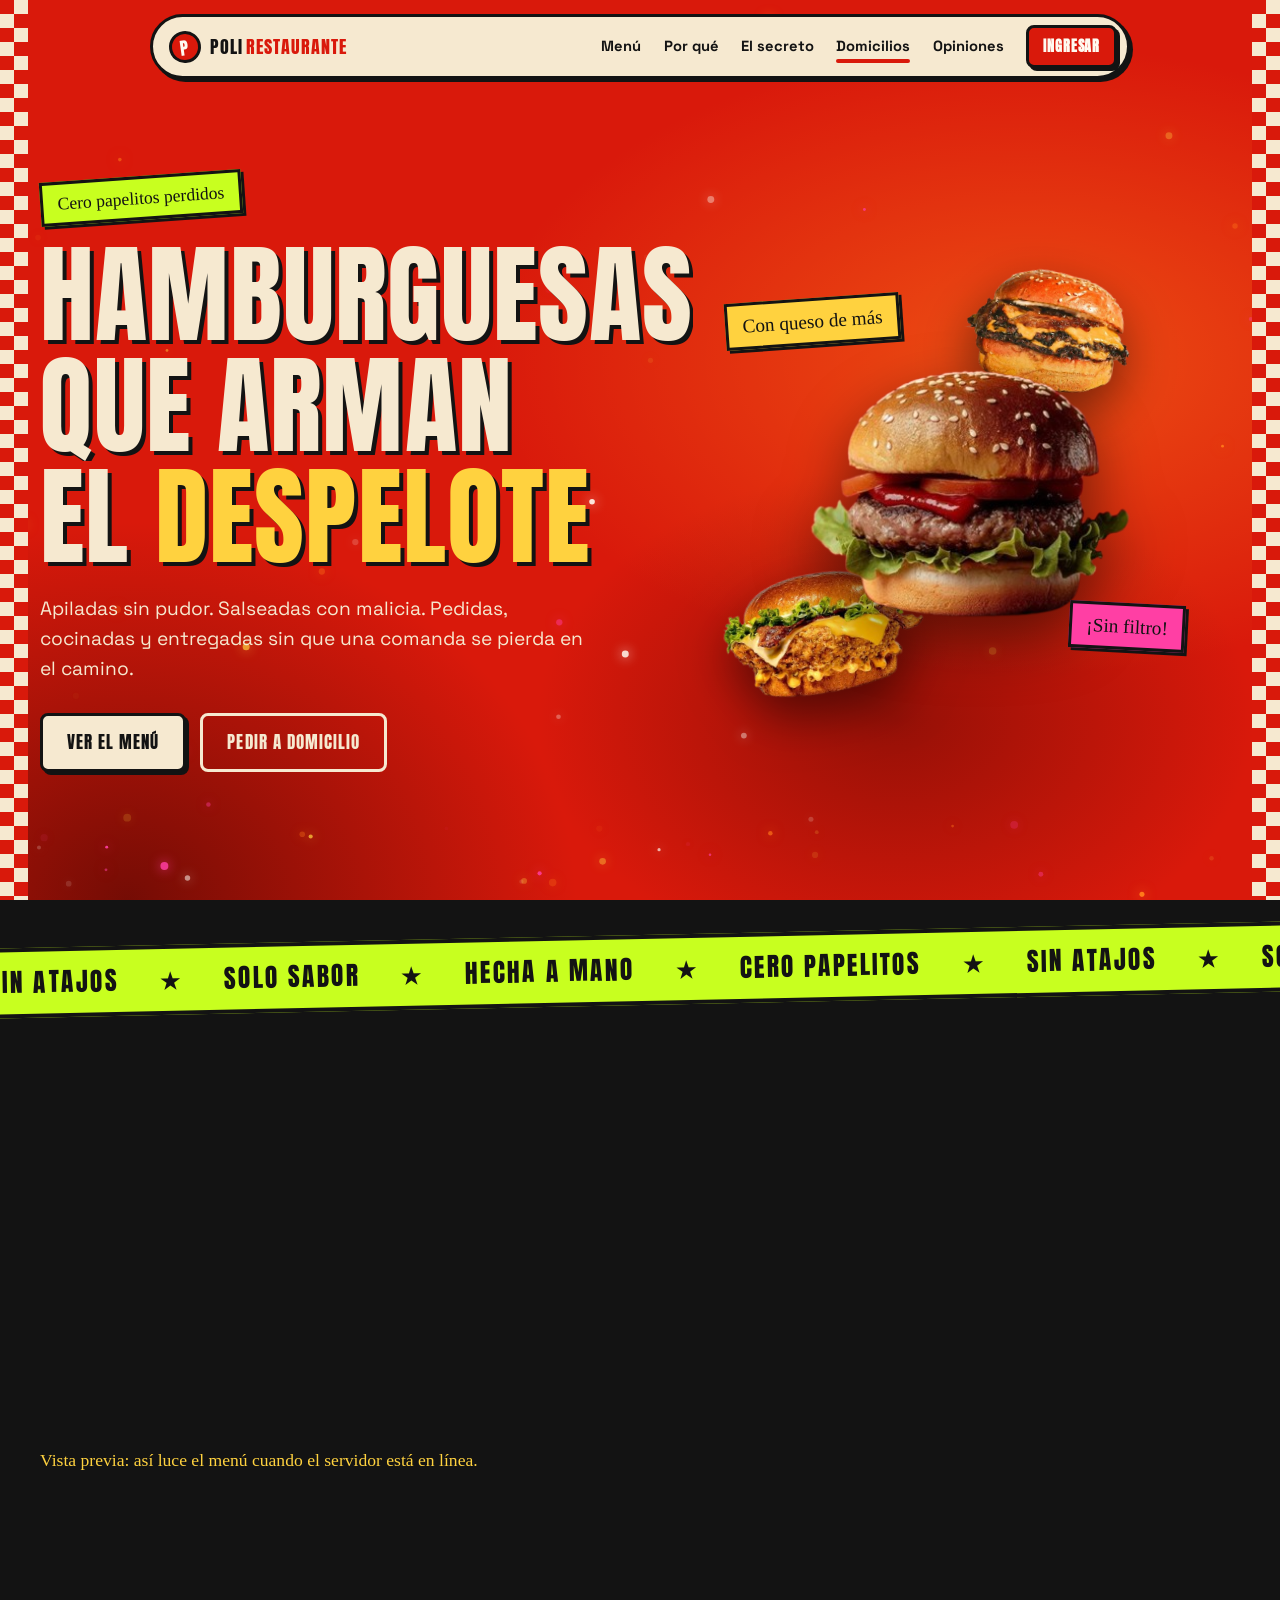
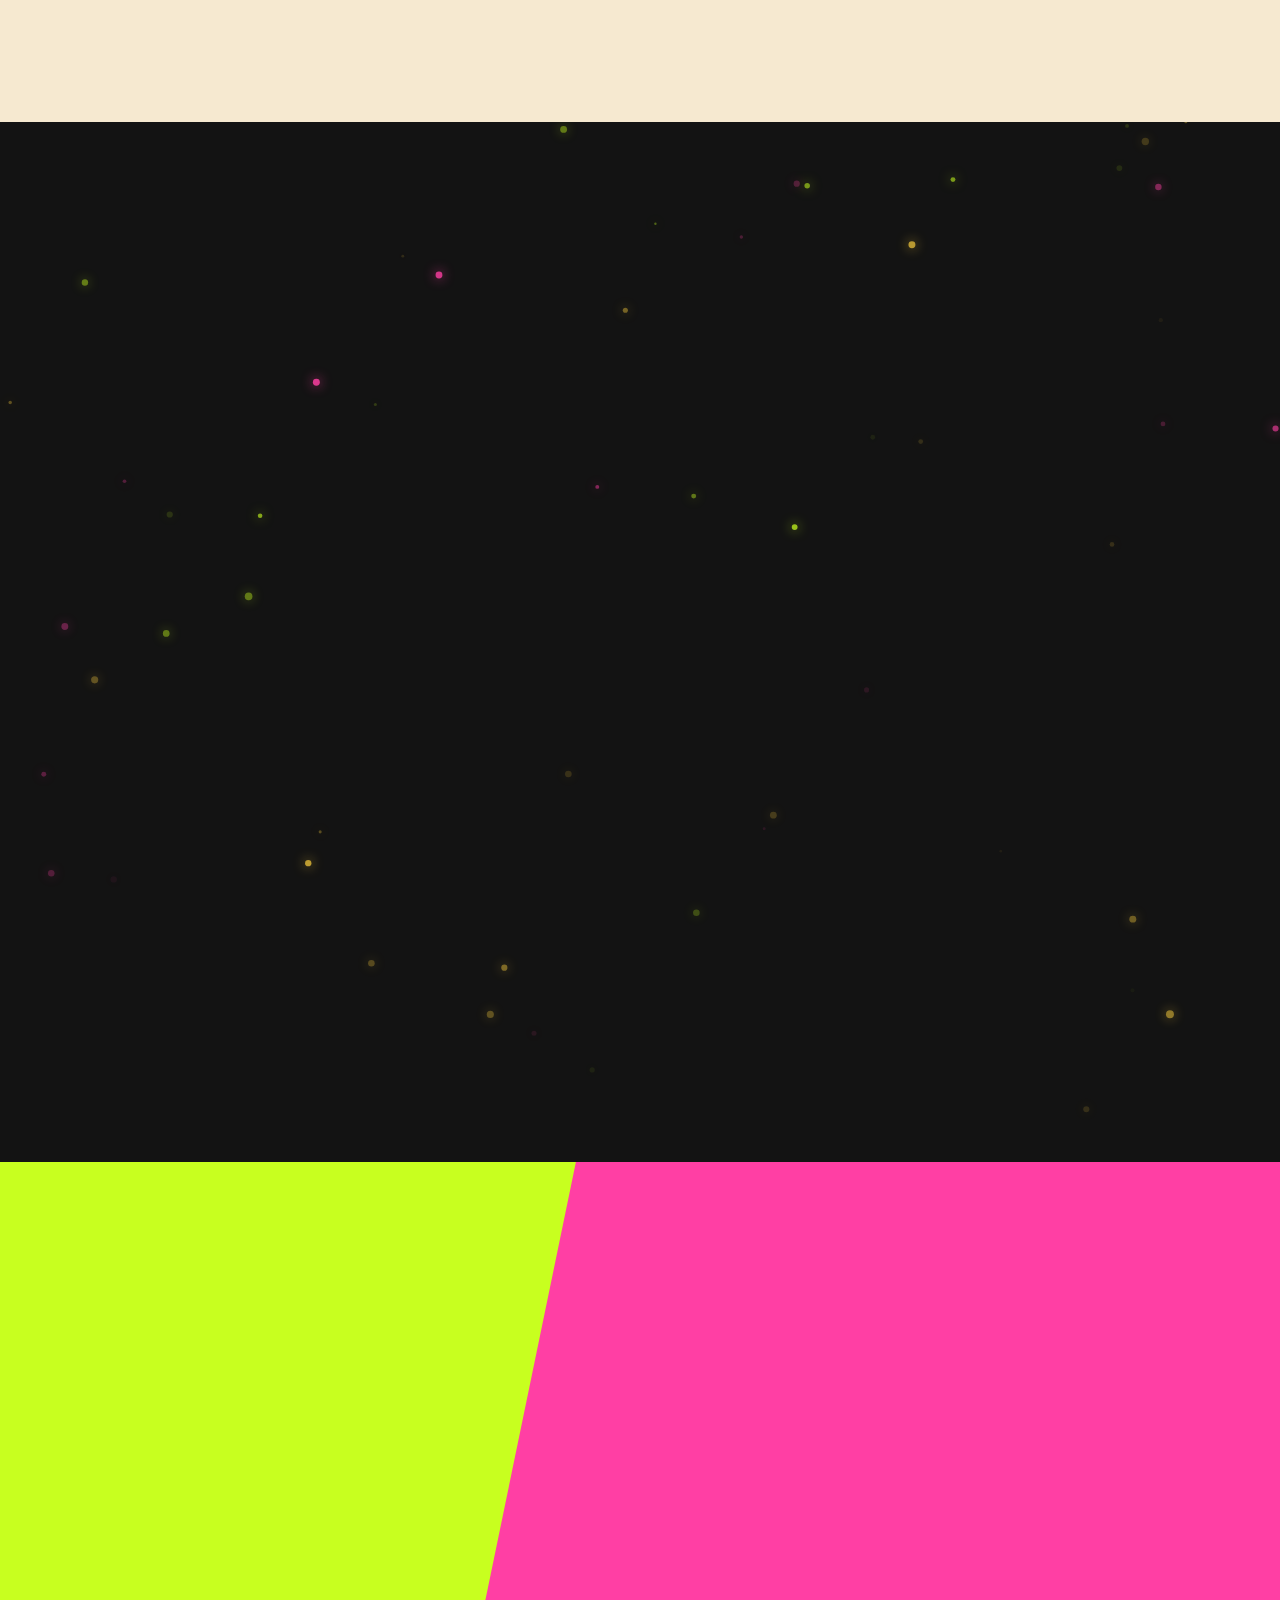
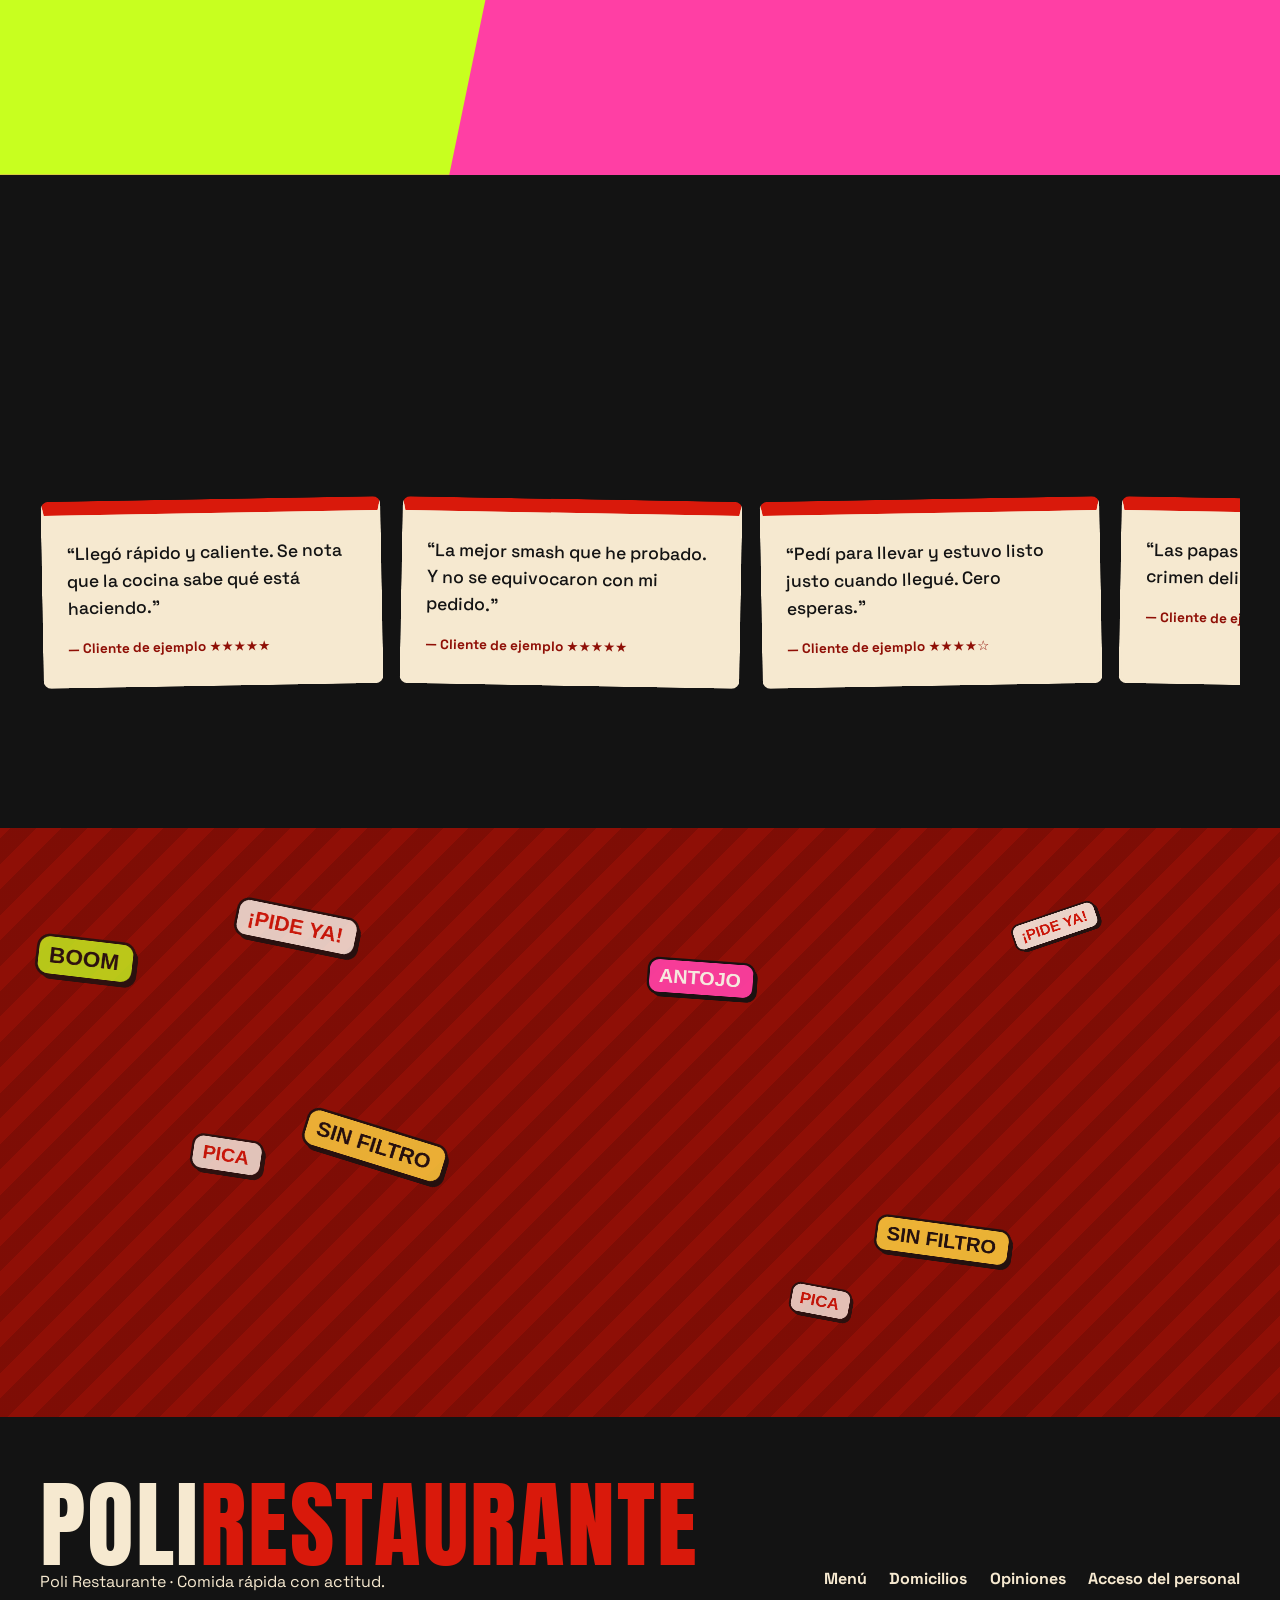
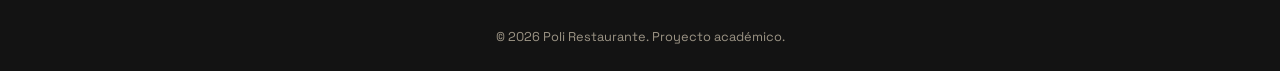
<file: frontend/index.html>
<!DOCTYPE html>
<html lang="es">
<head>
  <meta charset="utf-8" />
  <meta name="viewport" content="width=device-width, initial-scale=1" />
  <title>Poli Restaurante · Hamburguesas que arman el despelote</title>
  <meta name="description" content="Poli Restaurante: hamburguesas apiladas sin pudor, salseadas con malicia y pedidos sin papelitos perdidos." />
  <meta name="theme-color" content="#d9190b" />
  <link rel="icon" href="assets/favicon.svg" type="image/svg+xml" />
  <link rel="preconnect" href="https://fonts.googleapis.com" />
  <link rel="preconnect" href="https://fonts.gstatic.com" crossorigin />
  <link rel="stylesheet" href="css/tokens.css" />
  <link rel="stylesheet" href="css/base.css" />
  <link rel="stylesheet" href="css/components.css" />
  <link rel="stylesheet" href="css/landing.css" />
</head>
<body>
  <a class="skip-link" href="#contenido">Saltar al contenido</a>
  <div class="scroll-progress" data-scroll-progress aria-hidden="true"></div>

  <header class="site-header" data-header>
    <nav class="nav" aria-label="Principal">
      <a class="nav__logo" href="#inicio" aria-label="Poli Restaurante, inicio">
        <span class="nav__logo-mark">P</span>
        <span>POLI<b>RESTAURANTE</b></span>
      </a>
      <div class="nav__panel" data-nav-panel>
        <a data-nav-link href="#menu">Menú</a>
        <a data-nav-link href="#porque">Por qué</a>
        <a data-nav-link href="#secreto">El secreto</a>
        <a data-nav-link href="#domicilios">Domicilios</a>
        <a data-nav-link href="#opiniones">Opiniones</a>
        <a class="btn btn--red btn--sm nav__cta" href="app.html">Ingresar</a>
      </div>
      <button class="nav__toggle" type="button" data-nav-toggle aria-expanded="false" aria-label="Abrir menú">
        <span></span><span></span><span></span>
      </button>
    </nav>
  </header>

  <main id="contenido">
    <section class="hero" id="inicio">
      <div class="hero__flames" aria-hidden="true"></div>
      <canvas class="fx-canvas" data-fx="embers" aria-hidden="true"></canvas>
      <div class="container hero__grid">
        <div class="hero__copy">
          <span class="sticker hero__sticker">Cero papelitos perdidos</span>
          <h1 class="hero__title">
            <span class="line"><span>Hamburguesas</span></span>
            <span class="line"><span>que arman</span></span>
            <span class="line"><span>el <em>despelote</em></span></span>
          </h1>
          <p class="hero__lead">
            Apiladas sin pudor. Salseadas con malicia. Pedidas, cocinadas y entregadas sin que una comanda se pierda en el camino.
          </p>
          <div class="hero__actions">
            <a class="btn btn--cream" href="#menu">Ver el menú</a>
            <a class="btn btn--ghost" href="#domicilios">Pedir a domicilio</a>
          </div>
        </div>
        <div class="hero__art" aria-hidden="true">
          <div class="hero__burger hero__burger--main" data-parallax="-0.06">          <img src="img/hero/principal.png" alt="" width="900" height="748" fetchpriority="high" onerror="this.parentNode.classList.add('is-missing')" /></div>
                    <div class="hero__burger hero__burger--left" data-parallax="0.1"><img src="img/hero/izquierda.png" alt="" width="400" height="610" onerror="this.parentNode.classList.add('is-missing')" /></div>
                    <div class="hero__burger hero__burger--right" data-parallax="0.14"><img src="img/hero/derecha.png" alt="" width="435" height="550" onerror="this.parentNode.classList.add('is-missing')" /></div>
          <span class="sticker sticker--pink hero__tag hero__tag--a">¡Sin filtro!</span>
          <span class="sticker sticker--yellow hero__tag hero__tag--b">Con queso de más</span>
        </div>
      </div>
    </section>

    <div class="tape-wrap" aria-hidden="true">
      <div class="tape">
        <div class="tape__track"><span>SIN ATAJOS</span><span>★</span><span>SOLO SABOR</span><span>★</span><span>HECHA A MANO</span><span>★</span><span>CERO PAPELITOS</span><span>★</span></div>
        <div class="tape__track"><span>SIN ATAJOS</span><span>★</span><span>SOLO SABOR</span><span>★</span><span>HECHA A MANO</span><span>★</span><span>CERO PAPELITOS</span><span>★</span></div>
      </div>
    </div>

    <section class="section menu" id="menu">
      <div class="container">
        <header class="section__head" data-reveal="up">
          <span class="hand section__kicker">El menú</span>
          <h2 data-split>Conoce las leyendas</h2>
          <p>Cada plato está diseñado como una obra maestra: ingredientes audaces, texturas en capas y sabor inolvidable.</p>
        </header>
        <div class="menu__tools" data-reveal="up">
          <div class="chips" data-menu-chips role="group" aria-label="Categorías"></div>
          <label class="menu__search">
            <span class="sr-only">Buscar en el menú</span>
            <input class="input" type="search" placeholder="Buscar un plato…" data-menu-search autocomplete="off" />
          </label>
        </div>
        <p class="menu__note hand" data-menu-note hidden>Vista previa: así luce el menú cuando el servidor está en línea.</p>
        <div class="menu__grid" data-menu-grid aria-live="polite"></div>
      </div>
    </section>

    <section class="section why" id="porque">
      <div class="container">
        <header class="section__head section__head--center" data-reveal="up">
          <span class="hand section__kicker">La diferencia</span>
          <h2 data-split>¿Por qué elegirnos?</h2>
        </header>
        <div class="why__grid">
          <article class="why-card why-card--a" data-reveal="up" style="--i:0">
            <span class="why-card__num">01</span>
            <h3>Cocina conectada</h3>
            <p>Cada pedido llega a la cocina al instante. Nada de papelitos mojados ni letras ilegibles.</p>
          </article>
          <article class="why-card why-card--b" data-reveal="up" style="--i:1">
            <span class="why-card__num">02</span>
            <h3>Estados claros</h3>
            <p>Pendiente, en preparación, listo y entregado: siempre sabes en qué va tu pedido.</p>
          </article>
          <article class="why-card why-card--c" data-reveal="up" style="--i:2">
            <span class="why-card__num">03</span>
            <h3>Tiempos medidos</h3>
            <p>Cada cambio queda registrado con hora, para servir más rápido cada semana.</p>
          </article>
          <article class="why-card why-card--d" data-reveal="up" style="--i:3">
            <span class="why-card__num">04</span>
            <h3>Pago a tu medida</h3>
            <p>En domicilios pequeños pagas al recibir; en los grandes, de forma virtual y segura.</p>
          </article>
        </div>
        <div class="stats" data-reveal="up">
          <div><strong data-count="3">0</strong><span>roles trabajando en sincronía</span></div>
          <div><strong data-count="5">0</strong><span>estados de pedido trazados</span></div>
          <div><strong data-count="100" data-suffix="%">0</strong><span>digital, cero tickets perdidos</span></div>
        </div>
      </div>
    </section>

    <section class="section secret" id="secreto" data-scrub>
      <canvas class="fx-canvas" data-fx="dust" aria-hidden="true"></canvas>
      <div class="container secret__grid">
        <div class="secret__copy" data-reveal="left">
          <span class="hand section__kicker">Capa por capa</span>
          <h2 data-split>¿Qué hace tan especial a nuestra hamburguesa?</h2>
          <ul class="secret__list">
            <li><b>Pan de ajonjolí</b> tostado en mantequilla.</li>
            <li><b>Tomate y salsa</b> de la casa.</li>
            <li><b>Carne smash</b> sellada a fuego alto.</li>
            <li><b>Lechuga</b> fresca, nunca triste.</li>
          </ul>
          <p class="hand secret__hint">Mira la anatomía de una hamburguesa ↘</p>
        </div>
        <div class="secret__art" aria-hidden="true">
          <div class="anatomy" data-reveal="zoom">
            <div class="anatomy__ring"></div>
            <img class="anatomy__img" src="img/hero/principal.png" alt="" />
            <svg class="anatomy__arrows" viewBox="0 0 100 100" fill="none" stroke-linecap="round" stroke-linejoin="round">
              <g class="arrow arrow--lime" style="--d:0.5s"><path pathLength="100" d="M74 17 C 76 27, 70 31, 63 35"/><path pathLength="100" d="M62 28.5 L63 35 L69 32.5"/></g>
              <g class="arrow arrow--pink" style="--d:0.8s"><path pathLength="100" d="M17 30 C 14 42, 22 48, 30 51"/><path pathLength="100" d="M25 51.5 L30 51 L27.5 46"/></g>
              <g class="arrow arrow--yellow" style="--d:1.1s"><path pathLength="100" d="M70 86 C 74 78, 72 70, 66 63"/><path pathLength="100" d="M65.5 69 L66 63 L71.5 66"/></g>
              <g class="arrow arrow--lime" style="--d:1.4s"><path pathLength="100" d="M22 86 C 18 80, 22 74, 28 68"/><path pathLength="100" d="M22 70 L28 68 L28.5 74.5"/></g>
            </svg>
            <div class="callout callout--lime" style="--x:58%; --y:3%; --d:0.4s"><b>Pan de ajonjolí</b><span>Dorado y suavecito.</span></div>
            <div class="callout callout--pink" style="--x:0%; --y:16%; --d:0.7s"><b>Tomate y salsa</b><span>Jugosos y picosos.</span></div>
            <div class="callout callout--yellow" style="--x:56%; --y:86%; --d:1s"><b>Carne smash</b><span>Sellada a fuego alto.</span></div>
            <div class="callout callout--lime" style="--x:0%; --y:86%; --d:1.3s"><b>Lechuga fresca</b><span>Nunca triste.</span></div>
          </div>
        </div>
      </div>
    </section>

    <section class="section delivery" id="domicilios">
      <div class="container delivery__grid">
        <div class="delivery__copy" data-reveal="right">
          <span class="hand section__kicker">A tu puerta</span>
          <h2 data-split>Domicilios sin drama</h2>
          <p>Te llevamos el despelote a casa. Tu pedido pasa por la misma cocina y los mismos estados que en el salón.</p>
          <ul class="delivery__rules">
            <li><span>💵</span><div><b>Pedidos pequeños</b><p>Paga en efectivo al recibir.</p></div></li>
            <li><span>💳</span><div><b>Pedidos grandes</b><p>Superado cierto monto, el pago se hace de forma virtual.</p></div></li>
          </ul>
        </div>
        <div class="delivery__steps" data-reveal="left">
          <ol>
            <li><b>Pides</b><span>Con tu mesero o por el canal del restaurante.</span></li>
            <li><b>Cocinamos</b><span>Seguimos cada etapa con marca de tiempo.</span></li>
            <li><b>Entregamos</b><span>Caliente, completo y sin sorpresas.</span></li>
          </ol>
        </div>
      </div>
    </section>

    <section class="section voices" id="opiniones">
      <div class="container">
        <header class="section__head" data-reveal="up">
          <span class="hand section__kicker">Se comenta</span>
          <h2 data-split>La gente no susurra, habla</h2>
        </header>
        <!-- Textos de ejemplo: reemplázalos por opiniones reales de clientes. -->
        <div class="carousel__controls" data-reveal="up">
          <button class="btn btn--cream btn--sm btn--icon" type="button" data-carousel-prev aria-label="Anterior">←</button>
          <button class="btn btn--cream btn--sm btn--icon" type="button" data-carousel-next aria-label="Siguiente">→</button>
        </div>
        <div class="carousel" data-carousel tabindex="0" aria-label="Opiniones de ejemplo">
          <figure class="voice"><blockquote>“Llegó rápido y caliente. Se nota que la cocina sabe qué está haciendo.”</blockquote><figcaption>— Cliente de ejemplo ★★★★★</figcaption></figure>
          <figure class="voice"><blockquote>“La mejor smash que he probado. Y no se equivocaron con mi pedido.”</blockquote><figcaption>— Cliente de ejemplo ★★★★★</figcaption></figure>
          <figure class="voice"><blockquote>“Pedí para llevar y estuvo listo justo cuando llegué. Cero esperas.”</blockquote><figcaption>— Cliente de ejemplo ★★★★☆</figcaption></figure>
          <figure class="voice"><blockquote>“Las papas caóticas son un crimen delicioso.”</blockquote><figcaption>— Cliente de ejemplo ★★★★★</figcaption></figure>
        </div>
      </div>
    </section>

    <section class="cta">
      <canvas class="fx-canvas" data-fx="stickers" aria-hidden="true"></canvas>
      <div class="container cta__inner" data-reveal="zoom">
        <h2 data-split>Las grandes hamburguesas no pasan por accidente</h2>
        <p class="hand">Sin atajos. Sin rellenos. Sin tonterías.</p>
        <div class="cta__actions"><a class="btn btn--lime" href="#menu">Elige la tuya</a></div>
      </div>
    </section>
  </main>

  <footer class="site-footer" id="contacto">
    <div class="container footer__grid">
      <div>
        <strong class="footer__brand">POLI<span>RESTAURANTE</span></strong>
        <p>Poli Restaurante · Comida rápida con actitud.</p>
      </div>
      <nav aria-label="Pie de página">
        <a href="#menu">Menú</a>
        <a href="#domicilios">Domicilios</a>
        <a href="#opiniones">Opiniones</a>
        <a href="app.html">Acceso del personal</a>
      </nav>
    </div>
    <p class="footer__legal">© <span data-year>2026</span> Poli Restaurante. Proyecto académico.</p>
  </footer>

  <script type="module" src="js/landing/main.js"></script>
  <script>document.querySelector("[data-year]").textContent = new Date().getFullYear();</script>
</body>
</html>
</file>
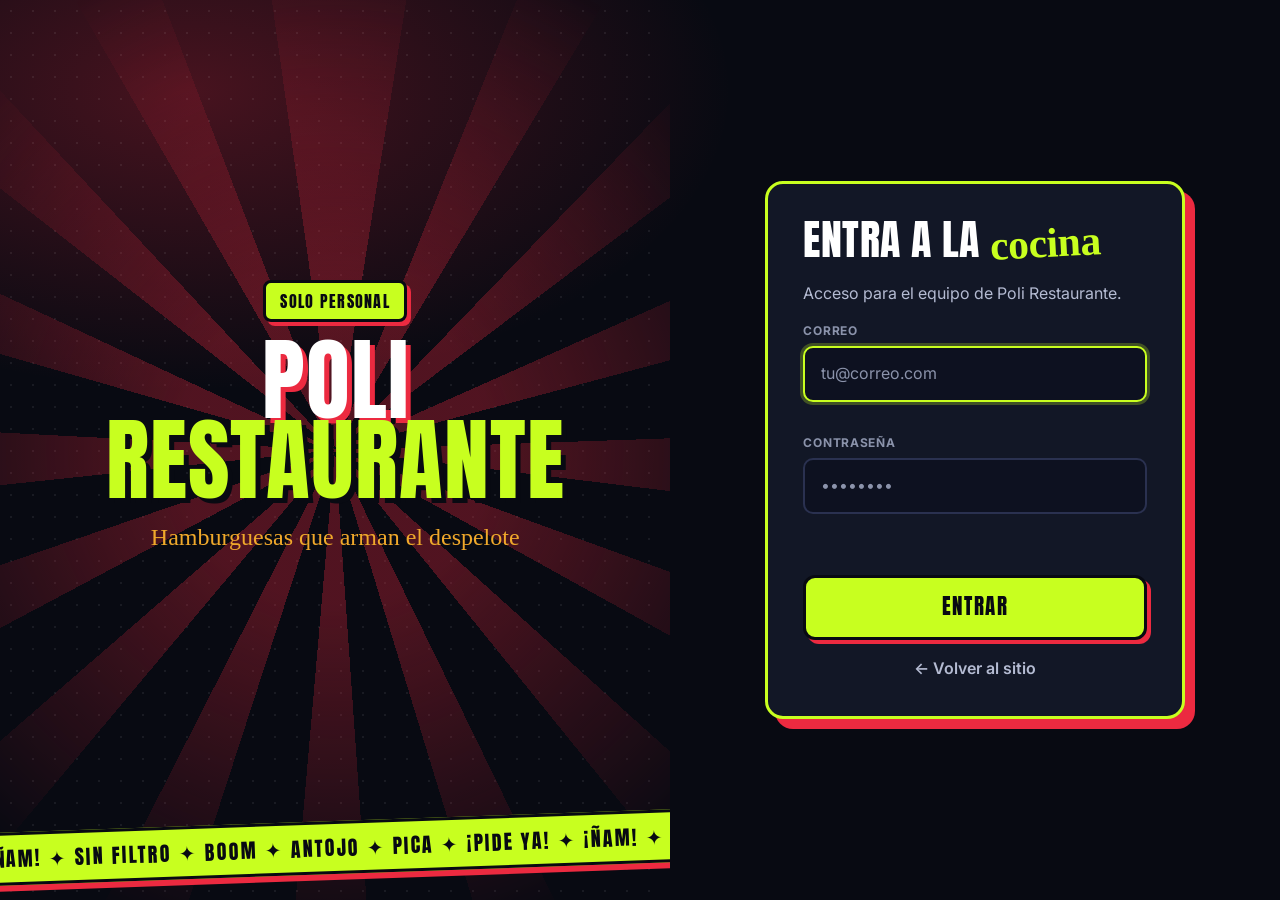
<file: frontend/app.html>
<!doctype html>
<html lang="es">
  <head>
    <meta charset="utf-8" />
    <meta name="viewport" content="width=device-width, initial-scale=1" />
    <meta name="robots" content="noindex" />
    <title>Panel · Poli Restaurante</title>
    <link rel="icon" href="assets/favicon.svg" type="image/svg+xml" />
    <link rel="stylesheet" href="css/tokens.css" />
    <link rel="stylesheet" href="css/base.css" />
    <link rel="stylesheet" href="css/components.css" />
    <link rel="stylesheet" href="css/app.css" />
    <link rel="stylesheet" href="css/panel.css" />
  </head>
  <body class="body-app">
    <a class="skip-link" href="#contenido">Saltar al contenido</a>
    <div id="app"></div>
    <noscript>Este panel necesita JavaScript.</noscript>
    <script type="module" src="js/app/main.js"></script>
  </body>
</html>
</file>
<file: frontend/css/tokens.css>
/* Design tokens: única fuente de verdad de color, tipografía, espaciado y movimiento. */
:root {
  --red: #d9190b;
  --red-dark: #8f0f06;
  --red-deep: #5c0903;
  --black: #131313;
  --ink: #1c1c1c;
  --ink-soft: #2a2a2a;
  --cream: #f6e9d0;
  --cream-dark: #e6d3ae;
  --white: #fffaf0;
  --lime: #c8ff1f;
  --pink: #ff3fa4;
  --orange: #ff7a1a;
  --yellow: #ffd23f;
  --success: #34d27b;
  --danger: #ff5a4d;

  --font-display: "Anton", "Impact", "Arial Narrow Bold", sans-serif;
  --font-hand: "Permanent Marker", "Comic Sans MS", cursive;
  --font-body: "Space Grotesk", "Segoe UI", system-ui, sans-serif;

  --space-1: 0.25rem;
  --space-2: 0.5rem;
  --space-3: 0.75rem;
  --space-4: 1rem;
  --space-5: 1.5rem;
  --space-6: 2rem;
  --space-7: 3rem;
  --space-8: 5rem;
  --space-9: 7rem;

  --radius-s: 8px;
  --radius-m: 16px;
  --radius-l: 28px;
  --radius-pill: 999px;

  --shadow-hard: 6px 6px 0 var(--black);
  --shadow-hard-s: 3px 3px 0 var(--black);
  --shadow-soft: 0 18px 40px rgba(0, 0, 0, 0.35);

  --ease-out: cubic-bezier(0.22, 1, 0.36, 1);
  --ease-spring: cubic-bezier(0.34, 1.56, 0.64, 1);
  --dur-fast: 180ms;
  --dur: 420ms;
  --dur-slow: 800ms;

  --container: 1200px;
  --header-h: 72px;
}
</file>
<file: frontend/css/base.css>
@import url("https://fonts.googleapis.com/css2?family=Anton&family=Permanent+Marker&family=Space+Grotesk:wght@400;500;700&display=swap");

*,
*::before,
*::after {
  box-sizing: border-box;
}

html {
  scroll-behavior: smooth;
  -webkit-text-size-adjust: 100%;
}

body {
  margin: 0;
  background: var(--black);
  color: var(--cream);
  font-family: var(--font-body);
  line-height: 1.55;
  overflow-x: hidden;
  -webkit-font-smoothing: antialiased;
}

img,
svg {
  display: block;
  max-width: 100%;
}

a {
  color: inherit;
  text-decoration: none;
}

button,
input,
select,
textarea {
  font: inherit;
  color: inherit;
}

button {
  cursor: pointer;
}

h1,
h2,
h3,
h4 {
  margin: 0;
  font-family: var(--font-display);
  font-weight: 400;
  line-height: 1;
  letter-spacing: 0.01em;
  text-transform: uppercase;
}

p {
  margin: 0;
}

:focus-visible {
  outline: 3px solid var(--lime);
  outline-offset: 3px;
}

.container {
  width: min(100% - 2.5rem, var(--container));
  margin-inline: auto;
}

.sr-only {
  position: absolute;
  width: 1px;
  height: 1px;
  padding: 0;
  margin: -1px;
  overflow: hidden;
  clip: rect(0, 0, 0, 0);
  white-space: nowrap;
  border: 0;
}

.hand {
  font-family: var(--font-hand);
  text-transform: none;
  letter-spacing: 0;
}

.skip-link {
  position: fixed;
  top: -60px;
  left: 1rem;
  z-index: 1000;
  padding: 0.6rem 1rem;
  background: var(--lime);
  color: var(--black);
  border-radius: var(--radius-s);
  transition: top var(--dur-fast);
}

.skip-link:focus {
  top: 1rem;
}

/* Animaciones de scroll: se activan con IntersectionObserver (js/core/reveal.js). */
/* Más vistosas: desplazamiento amplio, giro, desenfoque y rebote */
[data-reveal] {
  opacity: 0;
  filter: blur(10px);
  transition: opacity 700ms var(--ease-out), transform 1000ms cubic-bezier(0.2, 1.1, 0.3, 1.15), filter 700ms var(--ease-out);
  transition-delay: calc(var(--i, 0) * 110ms);
  will-change: opacity, transform;
}

[data-reveal="up"] { transform: translateY(110px) rotate(2.5deg) scale(0.95); }
[data-reveal="down"] { transform: translateY(-110px) rotate(-2.5deg); }
[data-reveal="left"] { transform: translateX(-140px) rotate(-4deg); }
[data-reveal="right"] { transform: translateX(140px) rotate(4deg); }
[data-reveal="zoom"] { transform: scale(0.6) rotate(-6deg); }
[data-reveal="pop"] { transform: scale(0.3) rotate(-18deg); }

[data-reveal].is-visible {
  opacity: 1;
  filter: none;
  transform: none;
}

/* Titulares palabra por palabra */
[data-split] .word { display: inline-block; overflow: hidden; vertical-align: bottom; padding-bottom: 0.08em; }
[data-split] .word > span {
  display: inline-block;
  transform: translateY(115%) rotate(6deg);
  transition: transform 800ms cubic-bezier(0.2, 1.1, 0.3, 1.15);
  transition-delay: calc(var(--w) * 90ms);
}
[data-split].is-visible .word > span { transform: none; }

/* Canvas de efectos */
.fx-canvas { position: absolute; inset: 0; z-index: 0; width: 100%; height: 100%; pointer-events: none; }
.fx-confetti { position: fixed; inset: 0; z-index: 900; width: 100%; height: 100%; pointer-events: none; }
.hero__grid, .secret__grid, .cta__inner { position: relative; z-index: 1; }
.cta { position: relative; overflow: hidden; }
.cta__actions { display: flex; flex-wrap: wrap; justify-content: center; gap: 0.8rem; }

@media (prefers-reduced-motion: reduce) {
  html { scroll-behavior: auto; }
  *,
  *::before,
  *::after {
    animation-duration: 0.01ms !important;
    animation-iteration-count: 1 !important;
    transition-duration: 0.01ms !important;
  }
  [data-reveal] { opacity: 1; transform: none; filter: none; }
  [data-split] .word > span { transform: none; }
}
</file>
<file: frontend/css/components.css>
/* Componentes reutilizables por la landing y la aplicación. */

/* Botones */
.btn {
  --btn-bg: var(--black);
  --btn-fg: var(--cream);
  display: inline-flex;
  align-items: center;
  justify-content: center;
  gap: 0.5rem;
  padding: 0.85rem 1.5rem;
  border: 3px solid var(--black);
  border-radius: var(--radius-s);
  background: var(--btn-bg);
  color: var(--btn-fg);
  font-family: var(--font-display);
  font-size: 1.05rem;
  letter-spacing: 0.06em;
  text-transform: uppercase;
  box-shadow: var(--shadow-hard-s);
  transition: transform var(--dur-fast) var(--ease-out), box-shadow var(--dur-fast) var(--ease-out),
    background var(--dur-fast);
}

.btn:hover:not(:disabled) {
  transform: translate(-2px, -2px) rotate(-1deg);
  box-shadow: 6px 6px 0 var(--black);
}

.btn:active:not(:disabled) {
  transform: translate(2px, 2px);
  box-shadow: 0 0 0 var(--black);
}

.btn:disabled {
  opacity: 0.5;
  cursor: not-allowed;
}

.btn--lime { --btn-bg: var(--lime); --btn-fg: var(--black); }
.btn--pink { --btn-bg: var(--pink); --btn-fg: var(--black); }
.btn--red { --btn-bg: var(--red); --btn-fg: var(--white); }
.btn--cream { --btn-bg: var(--cream); --btn-fg: var(--black); }
.btn--ghost { --btn-bg: transparent; --btn-fg: currentColor; box-shadow: none; border-color: currentColor; }
.btn--sm { padding: 0.5rem 0.9rem; font-size: 0.85rem; }
.btn--block { width: 100%; }

.btn--icon {
  padding: 0.5rem 0.7rem;
  font-size: 1rem;
  line-height: 1;
}

/* Etiquetas y cintas */
.sticker {
  display: inline-block;
  padding: 0.35rem 0.9rem;
  border: 3px solid var(--black);
  background: var(--lime);
  color: var(--black);
  font-family: var(--font-hand);
  font-size: 1.1rem;
  transform: rotate(-4deg);
  box-shadow: var(--shadow-hard-s);
}

.sticker--pink { background: var(--pink); transform: rotate(3deg); }
.sticker--yellow { background: var(--yellow); }

.tape {
  display: flex;
  overflow: hidden;
  background: var(--lime);
  color: var(--black);
  border-block: 4px solid var(--black);
  transform: rotate(-1.6deg);
  margin-inline: -2rem;
}

.tape__track {
  display: flex;
  flex-shrink: 0;
  gap: 2.5rem;
  padding: 0.7rem 1.25rem;
  font-family: var(--font-display);
  font-size: clamp(1.1rem, 2.4vw, 1.6rem);
  letter-spacing: 0.08em;
  white-space: nowrap;
  animation: tape-scroll 28s linear infinite;
}

.tape--pink { background: var(--pink); transform: rotate(1.2deg); }
.tape--pink .tape__track { animation-direction: reverse; }

@keyframes tape-scroll {
  to { transform: translateX(-100%); }
}

/* Insignias de estado de pedido */
.badge {
  display: inline-flex;
  align-items: center;
  gap: 0.35rem;
  padding: 0.2rem 0.65rem;
  border-radius: var(--radius-pill);
  border: 2px solid var(--black);
  background: var(--cream);
  color: var(--black);
  font-size: 0.75rem;
  font-weight: 700;
  letter-spacing: 0.05em;
  text-transform: uppercase;
  white-space: nowrap;
}

.badge--PENDIENTE { background: var(--yellow); }
.badge--EN_PREPARACION { background: var(--orange); }
.badge--LISTO { background: var(--lime); }
.badge--ENTREGADO { background: var(--cream-dark); }
.badge--CANCELADO { background: var(--danger); color: var(--white); }
.badge--on { background: var(--lime); }
.badge--off { background: var(--cream-dark); opacity: 0.8; }

/* Formularios */
.field {
  display: flex;
  flex-direction: column;
  gap: 0.35rem;
  margin-bottom: var(--space-4);
}

.field label,
.field__label {
  font-size: 0.78rem;
  font-weight: 700;
  letter-spacing: 0.08em;
  text-transform: uppercase;
  opacity: 0.85;
}

.input,
.select,
.textarea {
  width: 100%;
  padding: 0.75rem 0.9rem;
  border: 3px solid var(--black);
  border-radius: var(--radius-s);
  background: var(--white);
  color: var(--black);
  transition: box-shadow var(--dur-fast), transform var(--dur-fast);
}

.input:focus,
.select:focus,
.textarea:focus {
  outline: none;
  box-shadow: 0 0 0 4px var(--lime);
  transform: translateY(-1px);
}

.textarea { resize: vertical; min-height: 4.5rem; }

.field__error {
  min-height: 1em;
  color: var(--danger);
  font-size: 0.8rem;
}

.form-row {
  display: grid;
  gap: var(--space-4);
  grid-template-columns: repeat(auto-fit, minmax(180px, 1fr));
}

.check {
  display: flex;
  align-items: center;
  gap: 0.6rem;
  cursor: pointer;
}

.check input {
  width: 1.2rem;
  height: 1.2rem;
  accent-color: var(--red);
}

/* Chips de filtro */
.chips {
  display: flex;
  flex-wrap: wrap;
  gap: 0.5rem;
}

.chip {
  padding: 0.4rem 1rem;
  border: 3px solid var(--black);
  border-radius: var(--radius-pill);
  background: var(--cream);
  color: var(--black);
  font-weight: 700;
  font-size: 0.85rem;
  transition: transform var(--dur-fast) var(--ease-spring), background var(--dur-fast);
}

.chip:hover { transform: translateY(-2px) rotate(-1.5deg); }
.chip[aria-pressed="true"] { background: var(--lime); box-shadow: var(--shadow-hard-s); }

/* Tarjetas */
.card {
  border: 3px solid var(--black);
  border-radius: var(--radius-m);
  background: var(--cream);
  color: var(--black);
  box-shadow: var(--shadow-hard);
}

/* Tablas */
.table-wrap {
  overflow-x: auto;
  border: 3px solid var(--black);
  border-radius: var(--radius-m);
  background: var(--cream);
  color: var(--black);
}

.table {
  width: 100%;
  border-collapse: collapse;
  min-width: 560px;
}

.table th,
.table td {
  padding: 0.7rem 0.9rem;
  text-align: left;
  border-bottom: 2px solid rgba(0, 0, 0, 0.12);
}

.table th {
  background: var(--black);
  color: var(--cream);
  font-family: var(--font-display);
  font-size: 0.9rem;
  font-weight: 400;
  letter-spacing: 0.08em;
  text-transform: uppercase;
}

.table tbody tr { transition: background var(--dur-fast); }
.table tbody tr:hover { background: rgba(200, 255, 31, 0.35); }
.table .actions { display: flex; gap: 0.4rem; flex-wrap: wrap; }

/* Modal con animación de entrada */
.modal-root {
  position: fixed;
  inset: 0;
  z-index: 500;
  display: grid;
  place-items: center;
  padding: 1rem;
  background: rgba(0, 0, 0, 0.7);
  backdrop-filter: blur(8px) saturate(1.2);
  background: radial-gradient(circle at 50% 40%, rgba(217, 25, 11, 0.35), rgba(0, 0, 0, 0.82));
  animation: fade-in var(--dur) var(--ease-out) both;
}

.modal-root.is-closing { animation: fade-out 220ms ease-in both; }

.modal {
  width: min(100%, 560px);
  max-height: 90vh;
  overflow: auto;
  border: 4px solid var(--black);
  border-radius: var(--radius-m);
  background: var(--cream);
  color: var(--black);
  box-shadow: 10px 10px 0 var(--black);
  animation: modal-in var(--dur) var(--ease-spring) both;
}

.modal--wide { width: min(100%, 820px); }
.is-closing .modal { animation: modal-out 220ms ease-in both; }

.modal__head {
  position: sticky;
  top: 0;
  z-index: 1;
  display: flex;
  align-items: center;
  justify-content: space-between;
  gap: 1rem;
  padding: 1rem 1.25rem;
  background: var(--red);
  color: var(--white);
  border-bottom: 4px solid var(--black);
}

.modal__head h2 { font-size: 1.5rem; }
.modal__body { padding: 1.25rem; }
.modal__foot { display: flex; justify-content: flex-end; flex-wrap: wrap; gap: 0.6rem; padding: 0 1.25rem 1.25rem; }

@keyframes fade-in { from { opacity: 0; } }
@keyframes fade-out { to { opacity: 0; } }
@keyframes modal-in {
  0% { opacity: 0; transform: translateY(80px) scale(0.7) rotate(-6deg); }
  60% { opacity: 1; transform: translateY(-8px) scale(1.03) rotate(1deg); }
  100% { transform: none; }
}
@keyframes modal-out { to { opacity: 0; transform: translateY(60px) scale(0.85) rotate(3deg); } }

/* Toasts */
.toasts {
  position: fixed;
  right: 1rem;
  bottom: 1rem;
  z-index: 700;
  display: flex;
  flex-direction: column;
  gap: 0.6rem;
  width: min(92vw, 360px);
}

.toast {
  padding: 0.85rem 1rem;
  border: 3px solid var(--black);
  border-radius: var(--radius-s);
  background: var(--cream);
  color: var(--black);
  font-weight: 700;
  box-shadow: var(--shadow-hard-s);
  animation: toast-in 420ms var(--ease-spring) both;
}

.toast--ok { background: var(--lime); }
.toast--error { background: var(--danger); color: var(--white); }
.toast--info { background: var(--yellow); }
.toast.is-leaving { animation: toast-out 260ms ease-in both; }

@keyframes toast-in { from { opacity: 0; transform: translateX(60px) rotate(4deg); } }
@keyframes toast-out { to { opacity: 0; transform: translateX(60px); } }

/* Estados vacíos y carga */
.empty {
  padding: 2.5rem 1rem;
  text-align: center;
  opacity: 0.85;
}

.empty .hand { display: block; font-size: 1.6rem; margin-bottom: 0.4rem; }

.skeleton {
  border-radius: var(--radius-m);
  background: linear-gradient(100deg, rgba(255, 255, 255, 0.06) 30%, rgba(255, 255, 255, 0.18) 50%, rgba(255, 255, 255, 0.06) 70%);
  background-size: 200% 100%;
  animation: shimmer 1.4s infinite linear;
  min-height: 140px;
}

@keyframes shimmer { to { background-position: -200% 0; } }

.spinner {
  width: 1.1rem;
  height: 1.1rem;
  border: 3px solid currentColor;
  border-right-color: transparent;
  border-radius: 50%;
  animation: spin 0.7s linear infinite;
}

@keyframes spin { to { transform: rotate(360deg); } }

.pagination {
  display: flex;
  align-items: center;
  justify-content: center;
  gap: 1rem;
  margin-top: var(--space-4);
}
</file>
<file: frontend/css/landing.css>
/* Landing pública de Poli Restaurante */
.no-scroll { overflow: hidden; }

.scroll-progress {
  position: fixed;
  inset: 0 0 auto 0;
  z-index: 900;
  height: 5px;
  background: var(--lime);
  transform: scaleX(0);
  transform-origin: left;
}

/* Cabecera flotante estilo "píldora" */
.site-header {
  position: fixed;
  top: 14px;
  left: 0;
  right: 0;
  z-index: 800;
  pointer-events: none;
  transition: transform var(--dur) var(--ease-out);
}

.nav {
  position: relative;
  display: flex;
  align-items: center;
  justify-content: space-between;
  gap: 1rem;
  width: min(100% - 1.5rem, 980px);
  margin-inline: auto;
  padding: 0.5rem 0.6rem 0.5rem 1rem;
  border: 3px solid var(--black);
  border-radius: var(--radius-pill);
  background: var(--cream);
  color: var(--black);
  box-shadow: var(--shadow-hard-s);
  pointer-events: auto;
  transition: box-shadow var(--dur), padding var(--dur), background var(--dur);
}

.site-header.is-scrolled .nav { box-shadow: 6px 6px 0 var(--black); background: var(--white); }

.nav__logo {
  display: inline-flex;
  align-items: center;
  gap: 0.55rem;
  font-family: var(--font-display);
  font-size: 1.1rem;
  letter-spacing: 0.06em;
}

.nav__logo b { color: var(--red); font-weight: 400; margin-left: 0.15em; }

.nav__logo-mark {
  display: grid;
  place-items: center;
  width: 2rem;
  height: 2rem;
  border: 3px solid var(--black);
  border-radius: 50%;
  background: var(--red);
  color: var(--white);
  transform: rotate(-8deg);
  transition: transform var(--dur) var(--ease-spring);
}

.nav__logo:hover .nav__logo-mark { transform: rotate(14deg) scale(1.12); }

.nav__panel {
  display: flex;
  align-items: center;
  gap: 1.4rem;
  font-weight: 700;
  font-size: 0.92rem;
}

.nav__panel a:not(.btn) { position: relative; padding-block: 0.2rem; }

.nav__panel a:not(.btn)::after {
  content: "";
  position: absolute;
  left: 0;
  right: 0;
  bottom: -2px;
  height: 4px;
  background: var(--red);
  border-radius: 2px;
  transform: scaleX(0);
  transform-origin: left;
  transition: transform var(--dur) var(--ease-out);
}

.nav__panel a:not(.btn):hover::after,
.nav__panel a.is-active::after { transform: scaleX(1); }

.nav__toggle {
  display: none;
  width: 2.8rem;
  height: 2.8rem;
  padding: 0;
  border: 3px solid var(--black);
  border-radius: 50%;
  background: var(--lime);
  position: relative;
  z-index: 2;
}

.nav__toggle span {
  position: absolute;
  left: 25%;
  width: 50%;
  height: 3px;
  background: var(--black);
  border-radius: 2px;
  transition: transform var(--dur) var(--ease-out), opacity var(--dur-fast);
}

.nav__toggle span:nth-child(1) { top: 30%; }
.nav__toggle span:nth-child(2) { top: 47%; }
.nav__toggle span:nth-child(3) { top: 64%; }
.is-open .nav__toggle span:nth-child(1) { transform: translateY(8px) rotate(45deg); }
.is-open .nav__toggle span:nth-child(2) { opacity: 0; }
.is-open .nav__toggle span:nth-child(3) { transform: translateY(-8px) rotate(-45deg); }

@media (max-width: 860px) {
  .nav__toggle { display: block; }

  .nav__panel {
    position: fixed;
    inset: 0;
    z-index: 1;
    flex-direction: column;
    justify-content: center;
    gap: 1.4rem;
    padding: 5rem 2rem 2rem;
    background: var(--red);
    color: var(--white);
    font-family: var(--font-display);
    font-size: 2.4rem;
    font-weight: 400;
    text-transform: uppercase;
    clip-path: circle(0% at calc(100% - 2.4rem) 2.4rem);
    visibility: hidden;
    transition: clip-path 600ms var(--ease-out), visibility 0s 600ms;
  }

  .is-open .nav__panel {
    clip-path: circle(150% at calc(100% - 2.4rem) 2.4rem);
    visibility: visible;
    transition: clip-path 700ms var(--ease-out);
  }

  .nav__panel a:not(.btn)::after { background: var(--lime); }
  .nav__cta { font-size: 1.3rem; --btn-bg: var(--lime); --btn-fg: var(--black); }
}

/* Hero */
.hero {
  position: relative;
  display: grid;
  align-items: center;
  min-height: 100svh;
  padding: calc(var(--header-h) + 2.5rem) 0 4rem;
  overflow: hidden;
  background: var(--red);
  color: var(--cream);
  isolation: isolate;
}

.hero::before,
.hero::after {
  content: "";
  position: absolute;
  top: 0;
  bottom: 0;
  width: 28px;
  z-index: 2;
  background: repeating-conic-gradient(var(--cream) 0 25%, var(--red) 0 50%) 0 0 / 28px 28px;
}

.hero::before { left: 0; }
.hero::after { right: 0; }

.hero__flames {
  position: absolute;
  inset: 0;
  z-index: -1;
  background:
    radial-gradient(60% 50% at 80% 40%, rgba(255, 122, 26, 0.55), transparent 70%),
    radial-gradient(40% 40% at 70% 80%, rgba(143, 15, 6, 0.9), transparent 70%),
    radial-gradient(50% 60% at 10% 100%, rgba(92, 9, 3, 0.8), transparent 70%);
  animation: flames 8s ease-in-out infinite alternate;
}

@keyframes flames { to { transform: scale(1.12) translateY(-2%); filter: hue-rotate(-10deg); } }

.hero__grid {
  display: grid;
  align-items: center;
  gap: 2rem;
  grid-template-columns: 1.05fr 0.95fr;
}

.hero__sticker {
  margin-bottom: 1.2rem;
  opacity: 0;
  transform: rotate(-4deg) scale(0.4);
  transition: opacity 600ms 700ms, transform 700ms 700ms var(--ease-spring);
}

.is-ready .hero__sticker { opacity: 1; transform: rotate(-4deg) scale(1); }

.hero__title {
  font-size: clamp(2.9rem, 8.4vw, 7rem);
  line-height: 0.95;
  text-shadow: 4px 4px 0 var(--black);
}

.hero__title .line { display: block; overflow: hidden; padding-block: 0.04em; }

.hero__title .line > span {
  display: block;
  transform: translateY(110%) rotate(3deg);
  transition: transform 900ms var(--ease-out);
}

.is-ready .hero__title .line > span { transform: none; }
.hero__title .line:nth-child(2) > span { transition-delay: 120ms; }
.hero__title .line:nth-child(3) > span { transition-delay: 240ms; }
.hero__title em { color: var(--yellow); font-style: normal; display: inline-block; animation: wiggle 3.2s ease-in-out 1.6s infinite; }

@keyframes wiggle {
  0%, 85%, 100% { transform: rotate(0); }
  90% { transform: rotate(-3deg) scale(1.04); }
  95% { transform: rotate(2deg) scale(1.04); }
}

.hero__lead {
  max-width: 34rem;
  margin-top: 1.4rem;
  font-size: clamp(1rem, 1.6vw, 1.2rem);
  opacity: 0;
  transform: translateY(20px);
  transition: opacity 700ms 600ms, transform 700ms 600ms var(--ease-out);
}

.hero__actions {
  display: flex;
  flex-wrap: wrap;
  gap: 0.9rem;
  margin-top: 1.8rem;
  opacity: 0;
  transform: translateY(20px);
  transition: opacity 700ms 800ms, transform 700ms 800ms var(--ease-out);
}

.is-ready .hero__lead,
.is-ready .hero__actions { opacity: 1; transform: none; }

.hero__art {
  position: relative;
  aspect-ratio: 1;
  width: min(100%, 560px);
  margin-inline: auto;
}

.hero__burger { position: absolute; translate: 0 var(--py, 0px); }
.hero__burger img {
  width: 100%;
  height: auto;
  object-fit: cover;
  border: 6px solid var(--black);
  border-radius: 28px;
  box-shadow: 10px 14px 0 rgba(0, 0, 0, 0.45);
  background: var(--black);
}
.hero__burger--right img, .hero__burger--left img {
  border: 0; border-radius: 0; background: none; box-shadow: none;
  aspect-ratio: 1; object-fit: cover;
  filter: drop-shadow(0 20px 24px rgba(0, 0, 0, 0.5));
}
.hero__burger--right img { object-position: 50% 52%; }
.hero__burger--left img { object-position: 50% 88%; }
.hero__burger--main { width: 78%; left: 11%; top: 10%; animation: float 6s ease-in-out infinite; z-index: 2; }
.hero__burger--main img {
  aspect-ratio: 1;
  object-position: 50% 78%;
  border: 0;
  border-radius: 0;
  background: none;
  box-shadow: none;
  filter: drop-shadow(0 24px 28px rgba(0, 0, 0, 0.5));
}
.hero__burger.is-missing img { display: none; }
.hero__burger.is-missing::before {
  content: "FOTO"; display: grid; place-items: center; aspect-ratio: 4 / 3;
  border: 3px dashed var(--lime, #c8ff1f); border-radius: 28px; color: var(--lime, #c8ff1f);
  font-weight: 900; letter-spacing: 0.1em; background: rgba(0, 0, 0, 0.35);
}
.hero__burger--right.is-missing::before { aspect-ratio: 1; }
.hero__burger--left { width: 52%; left: -8%; bottom: -2%; rotate: -10deg; animation: float 7s ease-in-out -2s infinite; }
.hero__burger--right { width: 50%; right: 8%; top: 2%; rotate: 8deg; animation: float 8s ease-in-out -4s infinite; }

@keyframes float {
  0%, 100% { transform: translateY(0) rotate(0deg); }
  50% { transform: translateY(-18px) rotate(1.5deg); }
}

.hero__tag { position: absolute; z-index: 3; font-size: 1.2rem; }
.hero__tag--a { right: 6%; bottom: 14%; }
.hero__tag--b { left: 0; top: 14%; }

@media (max-width: 860px) {
  .hero__grid { grid-template-columns: 1fr; text-align: left; }
  .hero__art { order: -1; width: min(80%, 380px); }
  .hero { padding-top: calc(var(--header-h) + 1.5rem); }
}

/* Cinta */
.tape-wrap { overflow: hidden; padding: 2.2rem 0; background: var(--black); }
.tape-wrap .tape { transform: rotate(-1.2deg) skewX(var(--skew, 0deg)); transition: transform 120ms linear; }

/* Secciones */
.section { padding: clamp(4rem, 9vw, 7rem) 0; position: relative; }

.section__head { max-width: 46rem; margin-bottom: 2.5rem; }
.section__head--center { margin-inline: auto; text-align: center; }
.section__head h2 { font-size: clamp(2.2rem, 5.6vw, 4rem); }
.section__head p { margin-top: 1rem; opacity: 0.85; }
.section__kicker { display: block; margin-bottom: 0.4rem; color: var(--lime); font-size: 1.4rem; transform: rotate(-2deg); }

/* Menú */
.menu { background: var(--black); }

.menu__tools {
  display: flex;
  flex-wrap: wrap;
  align-items: center;
  justify-content: space-between;
  gap: 1rem;
  margin-bottom: 1.5rem;
}

.menu__search { flex: 1 1 220px; max-width: 320px; }
.menu__note { margin-bottom: 1rem; color: var(--yellow); font-size: 1.1rem; }

.menu__grid {
  display: grid;
  gap: 1.5rem;
  grid-template-columns: repeat(auto-fill, minmax(260px, 1fr));
}

.dish {
  display: flex;
  flex-direction: column;
  overflow: hidden;
  border: 3px solid var(--cream);
  border-radius: var(--radius-m);
  background: var(--cream);
  color: var(--black);
}

.dish.is-visible {
  transform: perspective(900px) rotateX(var(--rx, 0deg)) rotateY(var(--ry, 0deg));
  transition: transform 140ms ease-out, box-shadow var(--dur);
  transition-delay: 0s;
}

.dish:hover { box-shadow: 8px 8px 0 var(--red); }

.dish__art {
  display: grid;
  place-items: center;
  padding: 1.6rem 2rem 0.8rem;
  background: radial-gradient(circle at 50% 60%, var(--white), var(--cream-dark));
  filter: hue-rotate(var(--hue, 0deg));
}

.dish__art svg { width: 62%; overflow: visible; transition: transform var(--dur) var(--ease-spring); }
.dish:hover .dish__art svg { transform: scale(1.12) rotate(-4deg); }

.dish__info {
  position: relative;
  display: flex;
  flex: 1;
  flex-direction: column;
  gap: 0.4rem;
  padding: 1rem 1.1rem 1.2rem;
  background: var(--red-dark);
  color: var(--white);
}

.dish__tag {
  align-self: flex-start;
  padding: 0.1rem 0.6rem;
  border-radius: var(--radius-pill);
  background: var(--yellow);
  color: var(--black);
  font-size: 0.7rem;
  font-weight: 700;
  letter-spacing: 0.08em;
  text-transform: uppercase;
}

.dish__info h3 { font-size: 1.45rem; }
.dish__info p { flex: 1; font-size: 0.9rem; opacity: 0.85; }
.dish__price { font-family: var(--font-display); font-size: 1.5rem; color: var(--yellow); letter-spacing: 0.04em; }

/* Por qué */
.why { background: var(--cream); color: var(--black); }
.why .section__kicker { color: var(--red); }

.why__grid {
  display: grid;
  gap: 1.4rem;
  grid-template-columns: repeat(auto-fit, minmax(230px, 1fr));
}

.why-card {
  position: relative;
  min-height: 260px;
  padding: 1.5rem;
  overflow: hidden;
  border: 4px solid var(--black);
  border-radius: var(--radius-m);
  box-shadow: var(--shadow-hard);
}

.why-card.is-visible {
  transform: perspective(900px) rotateX(var(--rx, 0deg)) rotateY(var(--ry, 0deg));
  transition: transform 140ms ease-out;
  transition-delay: 0s;
}

.why-card--a { background: var(--red); color: var(--white); }
.why-card--b { background: var(--yellow); }
.why-card--c { background: var(--pink); }
.why-card--d { background: var(--lime); }

.why-card__num {
  display: block;
  margin-bottom: 2.5rem;
  font-family: var(--font-display);
  font-size: 4.5rem;
  line-height: 1;
  opacity: 0.22;
}

.why-card h3 { margin-bottom: 0.6rem; font-size: 1.7rem; }

.stats {
  display: grid;
  gap: 1rem;
  grid-template-columns: repeat(auto-fit, minmax(200px, 1fr));
  margin-top: 3rem;
  padding: 1.6rem;
  border: 4px solid var(--black);
  border-radius: var(--radius-m);
  background: var(--black);
  color: var(--cream);
}

.stats div { text-align: center; }
.stats strong { display: block; font-family: var(--font-display); font-size: clamp(2.6rem, 6vw, 4rem); color: var(--lime); font-weight: 400; }

/* Secreto: hamburguesa que se desarma con el scroll */
.secret { background: var(--black); overflow: hidden; --spread: clamp(0, (var(--scrub, 0.45) - 0.32) * 3.2, 1); }

.secret__grid {
  display: grid;
  align-items: center;
  gap: 2rem;
  grid-template-columns: 1fr 1fr;
}

.secret__copy h2 { font-size: clamp(2.2rem, 5vw, 3.8rem); margin-bottom: 1.4rem; }
.secret__list { display: grid; gap: 0.7rem; margin: 0; padding: 0; list-style: none; }

.secret__list li {
  padding: 0.7rem 1rem;
  border-left: 6px solid var(--lime);
  background: rgba(255, 255, 255, 0.06);
  border-radius: 0 var(--radius-s) var(--radius-s) 0;
}

.secret__list b { color: var(--yellow); }
.secret__hint { margin-top: 1.4rem; color: var(--lime); font-size: 1.3rem; }

.secret__art { display: grid; place-items: center; padding-block: 8rem; }
/* Anatomía de la hamburguesa: imagen central con flechas y etiquetas animadas */
@keyframes spin-slow { to { rotate: 360deg; } }
.anatomy {
  position: relative;
  width: min(100%, 560px);
  aspect-ratio: 1;
}
.anatomy__ring {
  position: absolute;
  inset: 22% 10% 16%;
  border-radius: 50%;
  background: repeating-conic-gradient(from 0deg, rgba(200, 255, 31, 0.22) 0 8deg, transparent 8deg 20deg);
  mask: radial-gradient(circle, transparent 38%, #000 40%, #000 70%, transparent 72%);
  opacity: 0;
  scale: 0.6;
  transition: opacity 600ms, scale 800ms var(--ease-out);
  animation: spin-slow 24s linear infinite;
}
.anatomy.is-visible .anatomy__ring { opacity: 1; scale: 1; }
.anatomy__img {
  position: absolute;
  inset: 12%;
  width: 76%;
  height: 76%;
  object-fit: cover;
  object-position: 50% 78%;
  filter: drop-shadow(0 26px 30px rgba(217, 25, 11, 0.5));
  translate: 0 40px;
  scale: 0.85;
  opacity: 0;
  transition: translate 900ms var(--ease-out) 150ms, scale 900ms var(--ease-out) 150ms, opacity 500ms 150ms;
}
.anatomy.is-visible .anatomy__img {
  opacity: 1;
  scale: 1;
  translate: 0 0;
  animation: float 6s ease-in-out 1.2s infinite;
}
.anatomy__arrows { position: absolute; inset: 0; width: 100%; height: 100%; overflow: visible; }
.arrow path {
  stroke-width: 0.9;
  stroke-dasharray: 100;
  stroke-dashoffset: 100;
  transition: stroke-dashoffset 700ms ease-out var(--d);
}
.arrow--lime path { stroke: var(--lime); }
.arrow--pink path { stroke: var(--pink); }
.arrow--yellow path { stroke: var(--yellow); }
.anatomy.is-visible .arrow path { stroke-dashoffset: 0; }
.callout {
  position: absolute;
  left: var(--x);
  top: var(--y);
  width: 38%;
  display: grid;
  gap: 0.1rem;
  padding: 0.45rem 0.7rem;
  border: 3px solid var(--black);
  border-radius: var(--radius-s);
  box-shadow: 4px 4px 0 rgba(0, 0, 0, 0.5);
  color: var(--black);
  line-height: 1.15;
  opacity: 0;
  scale: 0.5;
  rotate: -6deg;
  transition: opacity 400ms var(--d), scale 600ms cubic-bezier(0.34, 1.56, 0.64, 1) var(--d), rotate 600ms var(--ease-out) var(--d);
}
.callout b { font-size: clamp(0.8rem, 1.6vw, 1rem); text-transform: uppercase; letter-spacing: 0.02em; }
.callout span { font-size: clamp(0.7rem, 1.3vw, 0.85rem); font-weight: 600; }
.callout--lime { background: var(--lime); }
.callout--pink { background: var(--pink); }
.callout--yellow { background: var(--yellow); }
.anatomy.is-visible .callout { opacity: 1; scale: 1; rotate: -2deg; }
.anatomy.is-visible .callout:nth-of-type(even) { rotate: 2deg; }
.anatomy.is-visible .callout:hover { scale: 1.08; rotate: 0deg; transition-delay: 0s; }

@media (max-width: 860px) {
  .secret__grid { grid-template-columns: 1fr; }
  .secret__art { padding-block: 4rem; }
}

@media (prefers-reduced-motion: reduce) {
  .anatomy__ring, .anatomy.is-visible .anatomy__img { animation: none; }
}

/* Domicilios */
.delivery { background: var(--pink); color: var(--black); overflow: hidden; }
.delivery::before {
  content: "";
  position: absolute;
  inset: 0 auto 0 0;
  width: 45%;
  background: var(--lime);
  clip-path: polygon(0 0, 100% 0, 78% 100%, 0 100%);
}

.delivery .container { position: relative; }
.delivery .section__kicker { color: var(--black); }

.delivery__grid {
  display: grid;
  align-items: center;
  gap: 2.5rem;
  grid-template-columns: 1.1fr 0.9fr;
}

.delivery__copy h2 { font-size: clamp(2.2rem, 5vw, 3.8rem); margin-bottom: 1rem; }
.delivery__rules { display: grid; gap: 1rem; margin: 1.6rem 0 0; padding: 0; list-style: none; }

.delivery__rules li {
  display: flex;
  align-items: center;
  gap: 1rem;
  padding: 1rem 1.2rem;
  border: 3px solid var(--black);
  border-radius: var(--radius-m);
  background: var(--cream);
  box-shadow: var(--shadow-hard-s);
}

.delivery__rules li > span { font-size: 2rem; }

.delivery__steps ol {
  display: grid;
  gap: 1rem;
  margin: 0;
  padding: 0;
  list-style: none;
  counter-reset: step;
}

.delivery__steps li {
  position: relative;
  padding: 1.1rem 1.2rem 1.1rem 4.4rem;
  border: 3px solid var(--black);
  border-radius: var(--radius-m);
  background: var(--black);
  color: var(--cream);
  counter-increment: step;
  transition: transform var(--dur) var(--ease-spring);
}

.delivery__steps li:hover { transform: translateX(8px) rotate(-1deg); }

.delivery__steps li::before {
  content: counter(step);
  position: absolute;
  left: 1rem;
  top: 50%;
  display: grid;
  place-items: center;
  width: 2.5rem;
  height: 2.5rem;
  translate: 0 -50%;
  border-radius: 50%;
  background: var(--lime);
  color: var(--black);
  font-family: var(--font-display);
  font-size: 1.3rem;
}

.delivery__steps b { display: block; font-family: var(--font-display); font-size: 1.4rem; font-weight: 400; letter-spacing: 0.04em; text-transform: uppercase; }

@media (max-width: 860px) {
  .delivery__grid { grid-template-columns: 1fr; }
  .delivery::before { width: 100%; height: 38%; inset: 0 0 auto 0; clip-path: polygon(0 0, 100% 0, 100% 70%, 0 100%); }
}

/* Opiniones */
.voices { background: var(--black); }
.carousel__controls { display: flex; gap: 0.6rem; margin-bottom: 1rem; }

.carousel {
  display: flex;
  gap: 1.2rem;
  padding: 0.5rem 0.2rem 1.5rem;
  overflow-x: auto;
  scroll-snap-type: x mandatory;
  scrollbar-width: thin;
  scrollbar-color: var(--red) transparent;
}

.voice {
  flex: 0 0 min(82%, 340px);
  margin: 0;
  padding: 1.6rem 1.4rem;
  border: 3px solid var(--cream);
  border-top: 14px solid var(--red);
  border-radius: var(--radius-s);
  background: var(--cream);
  color: var(--black);
  scroll-snap-align: start;
  transition: transform var(--dur) var(--ease-spring);
}

.voice:nth-child(even) { transform: rotate(1deg); }
.voice:nth-child(odd) { transform: rotate(-1deg); }
.voice:hover { transform: rotate(0) translateY(-6px); }
.voice blockquote { margin: 0 0 1rem; font-size: 1.1rem; font-weight: 500; }
.voice figcaption { font-size: 0.85rem; font-weight: 700; color: var(--red-dark); }

/* CTA */
.cta {
  padding: clamp(3.5rem, 8vw, 6rem) 0;
  background: var(--red-dark);
  background-image: repeating-linear-gradient(-45deg, rgba(0, 0, 0, 0.12) 0 18px, transparent 18px 36px);
  text-align: center;
  border-block: 6px solid var(--black);
}

.cta h2 { max-width: 18ch; margin-inline: auto; font-size: clamp(2.4rem, 6.4vw, 5rem); color: var(--yellow); text-shadow: 4px 4px 0 var(--black); }
.cta .hand { margin: 1rem 0 1.6rem; font-size: 1.5rem; color: var(--cream); }

/* Footer */
.site-footer { padding: 3.5rem 0 1.5rem; background: var(--black); color: var(--cream); }

.footer__grid {
  display: flex;
  flex-wrap: wrap;
  align-items: flex-end;
  justify-content: space-between;
  gap: 2rem;
}

.footer__brand { display: block; font-family: var(--font-display); font-size: clamp(2.6rem, 9vw, 6rem); font-weight: 400; line-height: 0.95; letter-spacing: 0.02em; }
.footer__brand span { color: var(--red); }
.site-footer nav { display: flex; flex-wrap: wrap; gap: 1.4rem; font-weight: 700; }
.site-footer nav a { border-bottom: 3px solid transparent; transition: border-color var(--dur-fast), color var(--dur-fast); }
.site-footer nav a:hover { border-color: var(--lime); color: var(--lime); }
.footer__legal { margin-top: 2rem; text-align: center; font-size: 0.8rem; opacity: 0.6; }

.dish__art--photo { padding: 0; filter: none; aspect-ratio: 4 / 3; overflow: hidden; }
.dish__art--photo img { width: 100%; height: 100%; object-fit: cover; transition: transform 600ms var(--ease-out); }
.dish__art--empty { display: grid; place-items: center; font-size: 4rem; background: rgba(255, 255, 255, 0.06); }
.dish:hover .dish__art--photo img { transform: scale(1.1) rotate(1deg); }
</file>
<file: frontend/css/app.css>
/* Panel interno: login, layout, vistas por rol */
.body-app { background: var(--cream); color: var(--black); min-height: 100dvh; }

/* Login */
.login { display: grid; grid-template-columns: 1.1fr 1fr; min-height: 100dvh; }
.login__art {
  position: relative; display: grid; place-content: center; gap: 1rem; padding: 2rem; text-align: center;
  background: var(--red); color: var(--white); overflow: hidden;
  background-image: repeating-conic-gradient(var(--red-dark) 0 25%, transparent 0 50%);
  background-size: 56px 56px;
}
.login__art::after { content: ""; position: absolute; inset: 0; background: radial-gradient(circle, var(--red) 30%, transparent 75%); }
.login__art > * { position: relative; z-index: 1; }
.login__art .sticker { justify-self: center; background: var(--lime); transform: rotate(-6deg); }
.login__brand { font-family: var(--font-display); font-size: clamp(3rem, 8vw, 6rem); line-height: 0.9; text-shadow: 5px 5px 0 var(--black); }
.login__brand span { display: block; color: var(--lime); }
.login__art .hand { font-size: 1.4rem; }
.login__panel { display: grid; place-items: center; padding: 2rem 1.25rem; }
.login__form {
  width: min(100%, 420px); display: grid; gap: 1rem; background: var(--white);
  border: 3px solid var(--black); border-radius: var(--radius-l); box-shadow: var(--shadow-hard); padding: 2rem;
  animation: pop-in var(--dur) var(--ease-spring) both;
}
.login__form h1 { font-size: 2.2rem; }
.login__form .hand { color: var(--red); }
.login__back { text-align: center; font-weight: 600; }
@keyframes pop-in { from { opacity: 0; transform: translateY(24px) scale(0.96); } }

/* Layout */
.app { display: grid; grid-template-columns: 240px 1fr; min-height: 100dvh; }
.app__side {
  position: sticky; top: 0; height: 100dvh; display: flex; flex-direction: column; gap: 1.5rem;
  padding: 1.25rem 1rem; background: var(--black); color: var(--cream);
}
.app__brand { font-family: var(--font-display); font-size: 1.7rem; line-height: 0.95; }
.app__brand span { display: block; color: var(--lime); }
.app__nav { display: flex; flex-direction: column; gap: 0.35rem; overflow-y: auto; }
.nav-link {
  display: flex; align-items: center; gap: 0.7rem; padding: 0.7rem 0.9rem; border-radius: var(--radius-m);
  font-weight: 600; transition: background var(--dur-fast), transform var(--dur-fast), color var(--dur-fast);
}
.nav-link:hover { background: var(--ink-soft); transform: translateX(4px); }
.nav-link.is-active { background: var(--lime); color: var(--black); }
.app__main { min-width: 0; display: flex; flex-direction: column; }
.app__top {
  position: sticky; top: 0; z-index: 20; display: flex; justify-content: space-between; align-items: center; gap: 1rem;
  padding: 0.75rem 1.5rem; background: var(--cream); border-bottom: 3px solid var(--black);
}
.app__user { display: flex; align-items: center; gap: 0.6rem; min-width: 0; font-weight: 600; }
.app__user span:last-child { overflow: hidden; text-overflow: ellipsis; white-space: nowrap; }
.app__content { padding: 1.5rem; outline: none; flex: 1; }
.view-in { animation: view-in 420ms var(--ease-out) both; }
@keyframes view-in { from { opacity: 0; transform: translateY(30px) scale(0.98); filter: blur(6px); } }

.page-head { display: flex; justify-content: space-between; align-items: flex-end; flex-wrap: wrap; gap: 1rem; margin-bottom: 1.25rem; }
.page-head h1 { font-size: clamp(2rem, 4vw, 3rem); }
.page-head p { margin: 0.2rem 0 0; opacity: 0.75; }
.toolbar { display: flex; flex-wrap: wrap; align-items: center; gap: 0.6rem; margin-bottom: 1rem; }
.toolbar .input, .toolbar .select { width: auto; min-width: 150px; }
.hint { opacity: 0.75; margin: 0; }
.block { display: block; }
.grid-cards { display: grid; grid-template-columns: repeat(auto-fill, minmax(260px, 1fr)); gap: 1rem; }
.input--sm { padding: 0.4rem 0.6rem; font-size: 0.85rem; }

/* Pedido nuevo */
.order-layout { display: grid; grid-template-columns: 1fr 360px; gap: 1.25rem; align-items: start; }
.order-config { margin-bottom: 1rem; display: grid; gap: 0.8rem; }
.order-extra { display: grid; gap: 0.6rem; }
.product-grid { display: grid; grid-template-columns: repeat(auto-fill, minmax(190px, 1fr)); gap: 0.8rem; }
.product {
  position: relative; display: grid; gap: 0.35rem; text-align: left; padding: 1rem; padding-bottom: 2.6rem; cursor: pointer;
  background: var(--white); border: 3px solid var(--black); border-radius: var(--radius-m); box-shadow: var(--shadow-hard-s);
  transition: transform var(--dur-fast) var(--ease-spring), box-shadow var(--dur-fast), background var(--dur-fast);
  animation: view-in 380ms var(--ease-out) both; animation-delay: calc(var(--i, 0) * 40ms);
}
.product:hover { transform: translateY(-3px) rotate(-0.8deg); box-shadow: 5px 5px 0 var(--black); background: var(--yellow); }
.product:active { transform: scale(0.97); }
.product small { opacity: 0.75; }
.product__price { font-family: var(--font-display); font-size: 1.3rem; color: var(--red); }
.product__add {
  position: absolute; right: 0.7rem; bottom: 0.6rem; display: grid; place-items: center; width: 2rem; height: 2rem;
  border-radius: 50%; background: var(--lime); border: 2px solid var(--black); font-weight: 800;
}
.cart { position: sticky; top: 5.2rem; display: grid; gap: 0.8rem; }
.cart__lines { list-style: none; margin: 0; padding: 0; display: grid; gap: 0.8rem; }
.cart__lines li { display: grid; gap: 0.4rem; padding-bottom: 0.8rem; border-bottom: 2px dashed var(--cream-dark); }
.cart__row { display: flex; justify-content: space-between; align-items: center; gap: 0.6rem; }
.cart__total { display: flex; justify-content: space-between; align-items: baseline; font-size: 1.2rem; }
.cart__total strong { font-family: var(--font-display); font-size: 1.8rem; }
.qty { display: flex; align-items: center; gap: 0.4rem; font-weight: 700; }
.add-product { display: flex; flex-wrap: wrap; gap: 0.5rem; margin: 1rem 0; }
.add-product .select { flex: 1; min-width: 160px; }
.add-product .input { width: 5rem; }

/* Tarjetas de pedido */
.order-card { display: grid; gap: 0.5rem; animation: view-in 380ms var(--ease-out) both; animation-delay: calc(var(--i, 0) * 50ms); }
.order-card--LISTO { background: var(--lime); }
.order-card__top { display: flex; justify-content: space-between; align-items: center; gap: 0.5rem; }
.order-card__meta { margin: 0; opacity: 0.75; font-size: 0.9rem; }
.order-card__actions { display: flex; flex-wrap: wrap; gap: 0.4rem; }
.timeline { list-style: none; margin: 0; padding: 0; display: grid; gap: 0.6rem; border-left: 3px solid var(--black); padding-left: 1rem; }
.timeline li { display: grid; gap: 0.2rem; justify-items: start; font-size: 0.9rem; }

/* Cocina */
.kanban { display: grid; grid-template-columns: repeat(2, minmax(0, 1fr)); gap: 1.25rem; align-items: start; }
.kanban__col { background: rgba(0, 0, 0, 0.06); border: 3px dashed var(--black); border-radius: var(--radius-l); padding: 1rem; display: grid; gap: 0.9rem; }
.kanban__col h2 { display: flex; align-items: center; gap: 0.6rem; font-size: 1.6rem; }
.kanban__count { display: grid; place-items: center; min-width: 2rem; height: 2rem; padding: 0 0.4rem; border-radius: 999px; background: var(--black); color: var(--lime); font-size: 1rem; }
.kanban__col--PENDIENTE .kanban__count { background: var(--red); color: var(--white); }
.ticket {
  display: grid; gap: 0.6rem; padding: 1rem; background: var(--white); border: 3px solid var(--black); border-radius: var(--radius-m);
  box-shadow: var(--shadow-hard-s); animation: pop-in 380ms var(--ease-spring) both;
}
.ticket__items { list-style: none; margin: 0; padding: 0; display: grid; gap: 0.3rem; font-size: 1.05rem; }
.ticket__items em { color: var(--red-dark); font-weight: 600; }

/* Reportes */
.stats-grid { display: grid; grid-template-columns: repeat(auto-fit, minmax(210px, 1fr)); gap: 1rem; margin-bottom: 1.25rem; }
.stat-card {
  display: grid; gap: 0.3rem; padding: 1.1rem; border: 3px solid var(--black); border-radius: var(--radius-m); box-shadow: var(--shadow-hard-s);
  animation: pop-in 420ms var(--ease-spring) both;
}
.stat-card span { font-weight: 600; font-size: 0.9rem; }
.stat-card strong { font-family: var(--font-display); font-size: clamp(1.6rem, 3vw, 2.2rem); line-height: 1.1; }
.stat-card--lime { background: var(--lime); } .stat-card--cream { background: var(--white); }
.stat-card--pink { background: var(--pink); } .stat-card--yellow { background: var(--yellow); }
.stat-card--red { background: var(--red); color: var(--white); }
.bars { list-style: none; margin: 1rem 0 0; padding: 0; display: grid; gap: 1rem; }
.bars__label { display: flex; justify-content: space-between; gap: 1rem; flex-wrap: wrap; margin-bottom: 0.3rem; }
.bars__track { height: 1.1rem; border: 2px solid var(--black); border-radius: 999px; background: var(--white); overflow: hidden; }
.bars__fill { height: 100%; background: var(--red); transform-origin: left; animation: grow 800ms var(--ease-out) both; }
@keyframes grow { from { transform: scaleX(0); } }
.config-card { max-width: 560px; }
.config-card form { display: grid; gap: 1rem; margin-top: 1rem; }

@media (max-width: 1000px) {
  .order-layout { grid-template-columns: 1fr; }
  .cart { position: static; }
}

@media (max-width: 800px) {
  .login { grid-template-columns: 1fr; }
  .login__art { min-height: 34vh; padding: 1.5rem; }
  .app { grid-template-columns: 1fr; padding-bottom: 4.5rem; }
  .app__side { position: fixed; inset: auto 0 0 0; z-index: 40; height: auto; flex-direction: row; padding: 0.4rem; border-top: 3px solid var(--lime); }
  .app__brand { display: none; }
  .app__nav { flex-direction: row; width: 100%; gap: 0.2rem; overflow-x: auto; scrollbar-width: none; }
  .nav-link { flex: 1 0 auto; flex-direction: column; gap: 0.1rem; padding: 0.4rem 0.7rem; font-size: 0.7rem; text-align: center; }
  .nav-link:hover { transform: none; }
  .app__top { padding: 0.6rem 1rem; }
  .app__content { padding: 1rem; }
  .kanban { grid-template-columns: 1fr; }
  .toolbar .input, .toolbar .select { flex: 1; min-width: 130px; }
}

.product__img { width: calc(100% + 2rem); margin: -1rem -1rem 0.3rem; height: 110px; object-fit: cover; border-bottom: 3px solid var(--black); border-radius: 12px 12px 0 0; }
.thumb { width: 48px; height: 48px; object-fit: cover; border: 2px solid var(--black); border-radius: 10px; background: var(--white); }
.upload { display: grid; gap: 0.6rem; }
.upload__preview { width: 100%; max-height: 180px; object-fit: cover; border: 3px solid var(--black); border-radius: var(--radius-m); }
.cropper { position: relative; width: 100%; overflow: hidden; background: #f6e9d0; border: 2px solid var(--red); border-radius: 12px; cursor: grab; touch-action: none; user-select: none; }
.cropper.is-drag { cursor: grabbing; }
.cropper__img { position: absolute; max-width: none; pointer-events: none; }
.cropper__grid { position: absolute; inset: 0; pointer-events: none; background: linear-gradient(90deg, transparent 33%, rgba(255,255,255,.35) 33% calc(33% + 1px), transparent calc(33% + 1px) 66%, rgba(255,255,255,.35) 66% calc(66% + 1px), transparent calc(66% + 1px)), linear-gradient(transparent 33%, rgba(255,255,255,.35) 33% calc(33% + 1px), transparent calc(33% + 1px) 66%, rgba(255,255,255,.35) 66% calc(66% + 1px), transparent calc(66% + 1px)); }
.cropper__ctl { display: grid; gap: 0.6rem; }
.cropper__hint { font-size: 0.85rem; opacity: 0.8; }
.cropper__row { display: flex; align-items: center; gap: 0.6rem; flex-wrap: wrap; }
.cropper__row input[type="range"] { flex: 1; accent-color: var(--red); }
.upload__drop { display: grid; place-items: center; gap: 0.3rem; padding: 1rem; text-align: center; border: 3px dashed var(--black); border-radius: var(--radius-m); background: var(--white); cursor: pointer; transition: background var(--dur-fast), transform var(--dur-fast); }
.upload__drop:hover, .upload__drop.is-over { background: var(--lime); transform: scale(1.02); }
.upload input[type=file] { display: none; }
</file>
<file: frontend/css/panel.css>
@import url("https://fonts.googleapis.com/css2?family=Inter:wght@400;500;600;700;800&family=Barlow+Condensed:wght@600;700&display=swap");

/* Panel interno: tema "negro · hueso · rojo". Solo afecta a .body-app (la landing no se toca). */
.body-app {
  --font-display: "Inter", "Segoe UI", system-ui, sans-serif;
  --font-body: "Inter", "Segoe UI", system-ui, sans-serif;
  --font-hand: "Inter", "Segoe UI", system-ui, sans-serif;
  --red: #e0243a;
  --red-dark: #b8142a;
  --red-deep: #6e0c1a;
  --black: #2b1218;
  --ink: #2b1218;
  --ink-soft: #4a2229;
  --cream: #ffd9de;
  --cream-dark: #f8c3cb;
  --white: #ffffff;
  --blush: #fff1f3;
  --lime: #e0243a; /* acento principal del panel */
  --pink: #ffd9de;
  --yellow: #ffe6a8;
  --orange: #2b1218;
  --success: #1f8a4c;
  --danger: #e0243a;
  --muted: #8a5f68;
  --radius-s: 10px;
  --radius-m: 18px;
  --radius-l: 28px;
  --shadow-hard: 0 6px 20px rgba(224, 36, 58, 0.1);
  --shadow-hard-s: 0 2px 6px rgba(224, 36, 58, 0.15);

  background: var(--cream);
}

/* Botones: planos, rectos, sin giros */
.body-app .btn { border-width: 2px; font-size: 0.95rem; letter-spacing: 0.08em; box-shadow: none; }
.body-app .btn:hover:not(:disabled) { transform: translateY(-1px); box-shadow: 0 6px 14px rgba(14, 14, 14, 0.22); }
.body-app .btn:active:not(:disabled) { transform: translateY(1px); box-shadow: none; }
.body-app .btn--lime { --btn-bg: var(--red); --btn-fg: #fff; border-color: var(--red); }
.body-app .btn--red { --btn-bg: var(--black); --btn-fg: #fff; }
.body-app .btn--cream { --btn-bg: var(--white); --btn-fg: var(--black); }
.body-app .btn--sm { padding: 0.45rem 0.85rem; font-size: 0.8rem; }
.body-app .btn--lg { padding: 1rem 1.6rem; font-size: 1.1rem; }

/* Campos */
.body-app .input, .body-app .select, .body-app .textarea { border-width: 2px; background: var(--white); }
.body-app .input:focus, .body-app .select:focus, .body-app .textarea:focus { box-shadow: 0 0 0 3px rgba(228, 38, 15, 0.35); border-color: var(--red); transform: none; }

/* Tarjetas, tablas, chips */
.body-app .card, .body-app .table-wrap { border-width: 2px; background: var(--white); box-shadow: var(--shadow-hard); }
.body-app .table th { background: var(--black); font-size: 0.8rem; }
.body-app .table tbody tr:nth-child(even) { background: rgba(14, 14, 14, 0.035); }
.body-app .table tbody tr:hover { background: rgba(228, 38, 15, 0.1); }
.body-app .chip { border-width: 2px; background: var(--white); }
.body-app .chip:hover { transform: translateY(-1px); }
.body-app .chip[aria-pressed="true"] { background: var(--black); color: #fff; border-color: var(--black); box-shadow: inset 0 -3px 0 var(--red); }

/* Estados del pedido: puntos y colores sobrios */
.body-app .badge { border-width: 2px; background: var(--white); }
.body-app .badge::before { content: ""; width: 0.55rem; height: 0.55rem; border-radius: 50%; background: currentColor; }
.body-app .badge--PENDIENTE { background: var(--yellow); }
.body-app .badge--EN_PREPARACION { background: var(--black); color: #fff; }
.body-app .badge--LISTO, .body-app .badge--on { background: var(--red); color: #fff; border-color: var(--red); }
.body-app .badge--ENTREGADO { background: var(--cream-dark); color: var(--muted); border-color: var(--muted); }
.body-app .badge--CANCELADO { background: transparent; color: var(--red); border-color: var(--red); text-decoration: line-through; }
.body-app .badge--off { background: var(--cream-dark); }

/* Modales y avisos */
.body-app .modal, .modal-root .modal { border-width: 2px; box-shadow: 0 24px 60px rgba(0, 0, 0, 0.45); }
.modal__head { border-bottom-width: 2px; }
.toast { border-width: 2px; box-shadow: 0 10px 24px rgba(0, 0, 0, 0.25); }
.toast--ok { background: var(--black); color: #fff; border-color: var(--red); }
.toast--info { background: var(--white); }
.toast--error { background: var(--red); }

/* Login: editorial negro y rojo */
.login__art {
  background: var(--black);
  background-image: none;
}
.login__art::before {
  content: ""; position: absolute; inset: 0 0 0 38%; background: var(--red); clip-path: polygon(22% 0, 100% 0, 100% 100%, 0 100%);
}
.login__art::after { display: none; }
.login__brand { color: var(--white); text-shadow: none; letter-spacing: 0.01em; }
.login__brand span { color: var(--red); }
.login__art .sticker { background: var(--white); border-radius: 2px; transform: none; font-family: var(--font-body); font-weight: 700; letter-spacing: 0.1em; text-transform: uppercase; font-size: 0.8rem; }
.login__art .hand, .login__form .hand { font-family: var(--font-body); font-weight: 700; letter-spacing: 0.04em; }
.login__art .hand { color: var(--white); }
.login__form { border-width: 2px; box-shadow: 0 24px 60px rgba(14, 14, 14, 0.18); }

/* Estructura */
.app__side { background: var(--black); padding: 1.5rem 0.9rem; border-right: 3px solid var(--red); }
.app__brand { color: var(--white); font-size: 1.9rem; }
.app__brand span { color: var(--red); }
.nav-link { color: #c9c4b8; border-radius: var(--radius-s); border-left: 4px solid transparent; font-size: 0.95rem; }
.nav-link:hover { background: var(--ink-soft); color: #fff; transform: none; }
.nav-link.is-active { background: var(--red); color: #fff; border-left-color: var(--white); }
.nav-link > span:first-child { width: 1.4rem; text-align: center; }
.app__top { background: var(--white); border-bottom-width: 2px; }
.app__top .badge--LISTO { text-transform: uppercase; }
.page-head { padding-bottom: 1rem; margin-bottom: 1.5rem; border-bottom: 1px solid rgba(14, 14, 14, 0.2); }
.page-head h1 { font-size: clamp(1.7rem, 3vw, 2.3rem); font-weight: 800; letter-spacing: -0.03em; }
.page-head h1::after { content: ""; display: block; width: 2.6rem; height: 4px; margin-top: 0.5rem; background: var(--red); }
.page-head p { color: var(--muted); opacity: 1; margin-top: 0.4rem; }

/* Tipografía del panel: sans moderna, sin mayúsculas gritonas */
.body-app h1, .body-app h2, .body-app h3, .body-app h4 { font-weight: 800; letter-spacing: -0.02em; text-transform: none; line-height: 1.15; }
.body-app h2 { font-size: 1.15rem; }
.body-app h3 { font-size: 1rem; margin: 1rem 0 0.5rem; }
.body-app .btn { font-family: var(--font-body); font-weight: 700; text-transform: none; letter-spacing: 0; }
.body-app .field label, .body-app .field__label { font-size: 0.75rem; font-weight: 700; letter-spacing: 0.06em; opacity: 0.7; }
.body-app .table th { font-family: var(--font-body); font-weight: 700; font-size: 0.75rem; letter-spacing: 0.07em; }
.body-app .app__brand, .body-app .login__brand, .body-app .stat-card strong, .body-app .cart__total strong,
.body-app .table-tile__num, .body-app .summary__item strong, .body-app .ticket__where, .body-app .ticket__time strong,
.body-app .ticket__qty, .body-app .quick__btn, .body-app .kanban__count { font-family: var(--font-display); font-weight: 800; letter-spacing: -0.03em; }
.body-app .app__brand { font-size: 1.5rem; line-height: 1; text-transform: uppercase; letter-spacing: -0.02em; }
.body-app .login__brand { text-transform: uppercase; line-height: 0.95; }
.body-app .quick__btn { font-size: 1rem; letter-spacing: 0; text-transform: none; }
.empty .hand, .body-app .hand { font-family: var(--font-display); font-weight: 800; letter-spacing: -0.01em; text-transform: none; }

/* Espaciado de tarjetas y formularios */
.body-app .card { padding: 1.25rem; }
.body-app .card > h2:first-child { margin-bottom: 0.9rem; }
.body-app .order-config { gap: 1rem; margin-bottom: 1.25rem; }
.body-app .order-config .field { margin-bottom: 0; }
.body-app .toolbar { gap: 0.8rem; margin-bottom: 1.1rem; }
.body-app .toolbar .input { flex: 1 1 240px; max-width: 360px; }
.body-app .order-layout { gap: 1.5rem; grid-template-columns: minmax(0, 1fr) 380px; }
.body-app .cart { gap: 1rem; top: 5rem; max-height: calc(100dvh - 6rem); overflow-y: auto; }
.body-app .cart .empty { padding: 1.5rem 0.5rem; }
.body-app .cart__total { padding-top: 0.8rem; border-top: 2px solid var(--black); }
.body-app .stats-grid { gap: 1.1rem; }
.body-app .stat-card { padding: 1.25rem; gap: 0.5rem; }
.body-app .grid-cards { gap: 1.1rem; }
.body-app .app__content { padding: 2rem 2.25rem; max-width: 1500px; width: 100%; margin-inline: auto; }

/* Partículas de fondo (canvas fijo detrás del contenido) */
.panel-fx { position: fixed; z-index: 0; opacity: 0.55; }
.app__main { position: relative; z-index: 1; }
.app__side { z-index: 41; }

@media (max-width: 1100px) {
  .body-app .order-layout { grid-template-columns: 1fr; }
  .body-app .cart { position: static; max-height: none; }
}
@media (max-width: 720px) {
  .body-app .app__content { padding: 1.1rem 1rem 5.5rem; }
  .product-grid { grid-template-columns: repeat(2, minmax(0, 1fr)); gap: 0.7rem; }
  .product__body { padding: 0.65rem 0.7rem 0.8rem; }
}

/* Productos del pedido (con foto) */
.product-grid { grid-template-columns: repeat(auto-fill, minmax(210px, 1fr)); gap: 1rem; }
.product {
  display: flex; flex-direction: column; gap: 0; padding: 0; padding-bottom: 0; overflow: hidden; isolation: isolate;
  border-width: 2px; box-shadow: none; background: var(--white); text-align: left;
}
.product:hover { transform: translateY(-3px); box-shadow: 0 14px 28px rgba(14, 14, 14, 0.18); background: var(--white); border-color: var(--red); }
.product__media { position: relative; aspect-ratio: 4 / 3; overflow: hidden; background: var(--cream-dark); border-bottom: 2px solid var(--black); }
.product__media img { width: 100%; height: 100%; object-fit: cover; transition: transform 500ms var(--ease-out); }
.product:hover .product__media img { transform: scale(1.06); }
.product__ph { position: absolute; inset: 0; display: grid; place-items: center; font-size: 3rem; opacity: 0.55; }
.product__body { display: flex; flex: 1; flex-direction: column; gap: 0.35rem; padding: 0.85rem 1rem 1rem; }
.product__name { font-size: 1rem; font-weight: 700; line-height: 1.25; }
.product small { color: var(--muted); opacity: 1; font-size: 0.82rem; line-height: 1.35; display: -webkit-box; -webkit-line-clamp: 2; -webkit-box-orient: vertical; overflow: hidden; }
.product__foot { display: flex; align-items: center; justify-content: space-between; margin-top: auto; padding-top: 0.5rem; }
.product__price { font-size: 1.15rem; font-weight: 800; color: var(--black); }
.product__add { position: static; width: 2.1rem; height: 2.1rem; border: 0; background: var(--red); color: #fff; font-size: 1.3rem; font-weight: 700; transition: transform var(--dur-fast) var(--ease-spring); }
.product:hover .product__add { transform: rotate(90deg) scale(1.1); }
.cart { border-top: 6px solid var(--red); }
.cart__lines li { border-bottom-color: var(--cream-dark); }
.cart__total strong { color: var(--red); }

.thumb { width: 56px; height: 56px; border-width: 2px; border-radius: var(--radius-s); }
.thumb--empty { display: inline-grid; place-items: center; font-size: 1.5rem; background: var(--cream-dark); }
.upload__drop { border-width: 2px; }
.upload__drop:hover, .upload__drop.is-over { background: rgba(228, 38, 15, 0.12); transform: none; }

/* Pedidos del mesero */
.order-card { border-left: 8px solid var(--cream-dark); }
.order-card--PENDIENTE { border-left-color: var(--muted); }
.order-card--EN_PREPARACION { border-left-color: var(--black); }
.order-card--LISTO { background: var(--white); border-left-color: var(--red); animation: ready-pulse 2.2s ease-in-out infinite; }
@keyframes ready-pulse { 50% { box-shadow: 0 0 0 4px rgba(228, 38, 15, 0.28); } }

/* Mapa de mesas */
.quick { display: grid; grid-template-columns: repeat(auto-fit, minmax(160px, 220px)); gap: 0.8rem; margin-bottom: 1.25rem; }
.quick__btn {
  display: flex; align-items: center; gap: 0.7rem; padding: 0.9rem 1.1rem; cursor: pointer;
  border: 2px solid var(--black); border-radius: var(--radius-m); background: var(--black); color: #fff;
  font-family: var(--font-display); font-size: 1.1rem; letter-spacing: 0.06em; text-transform: uppercase;
  transition: transform var(--dur-fast), background var(--dur-fast);
}
.quick__btn span { font-size: 1.6rem; }
.quick__btn:hover { background: var(--red); border-color: var(--red); transform: translateY(-2px); }
.tables { display: grid; grid-template-columns: repeat(auto-fill, minmax(150px, 1fr)); gap: 1rem; }
.table-tile {
  position: relative; display: grid; align-content: space-between; justify-items: start; gap: 0.5rem; min-height: 150px; padding: 1rem;
  border: 2px solid var(--black); border-radius: var(--radius-m); background: var(--white); color: var(--black); text-align: left; cursor: pointer;
  animation: view-in 380ms var(--ease-out) both; animation-delay: calc(var(--i, 0) * 40ms);
  transition: transform var(--dur-fast) var(--ease-out), box-shadow var(--dur-fast), background var(--dur-fast);
}
.table-tile:hover { transform: translateY(-4px); box-shadow: 0 14px 26px rgba(14, 14, 14, 0.2); }
.table-tile__num { font-family: var(--font-display); font-size: 3.2rem; line-height: 1; }
.table-tile__state, .table-tile__meta { font-size: 0.85rem; font-weight: 700; letter-spacing: 0.06em; text-transform: uppercase; }
.table-tile--free { border-style: dashed; }
.table-tile--free .table-tile__state { color: var(--success); }
.table-tile--free .table-tile__state::before { content: "● "; }
.table-tile__cta { padding: 0.25rem 0.6rem; border-radius: 2px; background: var(--black); color: #fff; font-size: 0.75rem; font-weight: 700; letter-spacing: 0.06em; text-transform: uppercase; transition: background var(--dur-fast); }
.table-tile--free:hover { border-style: solid; border-color: var(--red); }
.table-tile--free:hover .table-tile__cta { background: var(--red); }
.table-tile--busy { background: var(--black); color: #fff; border-color: var(--black); }
.table-tile--busy .table-tile__meta { color: #c9c4b8; }
.table-tile--LISTO { background: var(--red); border-color: var(--red); animation: view-in 380ms var(--ease-out) both, ready-pulse 1.6s ease-in-out infinite; }
.table-tile--LISTO .table-tile__meta { color: #fff; }
.table-tile--LISTO .badge { background: #fff; color: var(--red); border-color: #fff; }

/* Cocina */
.summary { display: flex; flex-wrap: wrap; gap: 0.7rem; margin-bottom: 1rem; }
.summary__item { display: inline-flex; align-items: baseline; gap: 0.5rem; padding: 0.5rem 1rem; border: 2px solid var(--black); border-radius: var(--radius-s); background: var(--white); font-weight: 700; font-size: 0.9rem; text-transform: uppercase; letter-spacing: 0.05em; }
.summary__item strong { font-family: var(--font-display); font-size: 1.8rem; line-height: 1; }
.summary__item--late { background: var(--red); border-color: var(--red); color: #fff; animation: ready-pulse 1.6s ease-in-out infinite; }
.kanban__col { border: 2px solid var(--black); border-top-width: 8px; border-radius: var(--radius-m); background: rgba(14, 14, 14, 0.05); }
.kanban__col--PENDIENTE { border-top-color: var(--muted); }
.kanban__col--EN_PREPARACION { border-top-color: var(--red); }
.kanban__col h2 { text-transform: uppercase; }
.kanban__count, .kanban__col--PENDIENTE .kanban__count { background: var(--black); color: #fff; }
.ticket { border-width: 2px; border-left-width: 10px; border-left-color: var(--black); box-shadow: 0 4px 14px rgba(14, 14, 14, 0.1); animation: view-in 380ms var(--ease-out) both; }
.ticket--warn { border-left-color: #e0a100; }
.ticket--late { border-left-color: var(--red); background: #fff3ef; }
.ticket__head { display: flex; justify-content: space-between; align-items: flex-start; gap: 1rem; }
.ticket__where { font-family: var(--font-display); font-size: 1.9rem; line-height: 1; text-transform: uppercase; }
.ticket__time { display: grid; justify-items: end; }
.ticket__time strong { font-family: var(--font-display); font-size: 1.5rem; }
.ticket--late .ticket__time strong { color: var(--red); }
.ticket__time small { color: var(--muted); }
.ticket__items li { display: flex; align-items: center; gap: 0.6rem; padding-block: 0.25rem; border-top: 1px solid var(--cream-dark); }
.ticket__items .thumb { width: 44px; height: 44px; flex: none; }
.ticket__qty { font-family: var(--font-display); font-size: 1.4rem; color: var(--red); min-width: 2.2rem; }
.ticket__items em { display: block; color: var(--red); font-size: 0.85rem; font-style: normal; font-weight: 700; }
.ticket .btn { padding-block: 0.85rem; font-size: 1.05rem; }

/* Reportes */
.stat-card { border-width: 2px; border-radius: var(--radius-m); box-shadow: none; position: relative; overflow: hidden; }
.stat-card::after { content: ""; position: absolute; right: -18px; bottom: -18px; width: 70px; height: 70px; border-radius: 50%; background: currentColor; opacity: 0.08; }
.stat-card--lime { background: var(--red); color: #fff; border-color: var(--red); }
.stat-card--cream { background: var(--white); }
.stat-card--pink { background: var(--black); color: #fff; }
.stat-card--yellow { background: var(--cream-dark); }
.stat-card--red { background: var(--white); color: var(--red); border-color: var(--red); }
.bars__track { border-width: 2px; border-radius: 2px; height: 0.9rem; }
.bars__fill { background: var(--red); }

@media (max-width: 800px) {
  .app__side { border-right: 0; border-top: 3px solid var(--red); }
  .nav-link { border-left: 0; border-bottom: 3px solid transparent; }
  .nav-link.is-active { border-bottom-color: var(--white); }
  .login__art::before { inset: 40% 0 0 0; clip-path: none; }
  .ticket__where { font-size: 1.5rem; }
}

@media (prefers-reduced-motion: reduce) {
  .order-card--LISTO, .table-tile--LISTO, .summary__item--late { animation: none; }
}

/* ================= Skin "táctico": negro azulado + rojo (referencia Sentinels) ================= */
.body-app {
  --font-display: "Barlow Condensed", "Arial Narrow", sans-serif;
  --red: #ec2a40;
  --red-dark: #b3182c;
  --black: #f2f4fa;
  --ink: #f2f4fa;
  --ink-soft: #1c2236;
  --cream: #080a12;
  --cream-dark: #2a3150;
  --white: #121726;
  --blush: #171d31;
  --pink: #1c2236;
  --yellow: #f0a92b;
  --muted: #8b93ab;
  --radius-s: 4px;
  --radius-m: 6px;
  --radius-l: 10px;
  --shadow-hard: none;
  background: radial-gradient(1200px 600px at 85% -10%, rgba(236, 42, 64, 0.22), transparent 60%), #080a12;
  color: var(--black);
}
.body-app .panel-fx { display: none; }
.body-app h1, .body-app h2, .body-app h3, .body-app h4 { font-family: var(--font-display); text-transform: uppercase; letter-spacing: 0.02em; font-weight: 700; }
.body-app h1 { font-size: clamp(2rem, 4vw, 2.8rem); }
.body-app h2 { font-size: 1.35rem; }
.body-app h3 { font-size: 1.1rem; }
.body-app .app__brand, .body-app .login__brand, .body-app .stat-card strong, .body-app .cart__total strong, .body-app .table-tile__num,
.body-app .summary__item strong, .body-app .ticket__where, .body-app .ticket__time strong, .body-app .ticket__qty, .body-app .kanban__count { font-family: var(--font-display); font-weight: 700; letter-spacing: 0.02em; }

.body-app .btn { border-radius: 4px; clip-path: polygon(0 0, calc(100% - 9px) 0, 100% 9px, 100% 100%, 9px 100%, 0 calc(100% - 9px)); text-transform: uppercase; letter-spacing: 0.06em; font-size: 0.8rem; padding: 0.7rem 1.3rem; }
.body-app .btn:hover:not(:disabled) { box-shadow: none; filter: brightness(1.15); transform: translateY(-1px); }
.body-app .btn--lime, .body-app .btn--red { background: var(--red); color: #fff; }
.body-app .btn--cream { background: #1f2640; color: #e6e9f5; box-shadow: none; }
.body-app .btn--icon { clip-path: none; border-radius: 4px; }
.body-app .btn--sm { padding: 0.45rem 0.9rem; font-size: 0.72rem; }

.body-app .input, .body-app .select, .body-app .textarea { background: #0d1120; border: 1px solid var(--cream-dark); border-radius: 4px; color: var(--black); }
.body-app .input:focus, .body-app .select:focus, .body-app .textarea:focus { background: #0d1120; border-color: var(--red); box-shadow: 0 0 0 3px rgba(236, 42, 64, 0.25); }
.body-app .input::placeholder { color: var(--muted); }
.body-app .input--sm, .body-app .toolbar .input[type="search"] { border-radius: 4px; }
.body-app .field label { color: var(--muted); opacity: 1; text-transform: uppercase; }

.body-app .card, .body-app .table-wrap { background: var(--white); border: 1px solid var(--cream-dark); border-radius: 6px; box-shadow: none; }
.body-app .table th { background: var(--red); color: #fff; font-family: var(--font-display); font-size: 0.9rem; letter-spacing: 0.1em; text-transform: uppercase; }
.body-app .table td { border-color: var(--cream-dark); }
.body-app .table tbody tr:nth-child(even) { background: rgba(255, 255, 255, 0.03); }
.body-app .table tbody tr:hover { background: rgba(236, 42, 64, 0.12); }
.body-app .chip { background: #121726; border: 1px solid var(--cream-dark); border-radius: 4px; color: #cfd4e6; text-transform: uppercase; letter-spacing: 0.06em; font-size: 0.78rem; }
.body-app .chip:hover { border-color: var(--red); }
.body-app .chip[aria-pressed="true"] { background: var(--red); border-color: var(--red); color: #fff; box-shadow: none; }
.body-app .badge { border-radius: 3px; background: #1f2640; color: #cfd4e6; text-transform: uppercase; letter-spacing: 0.08em; font-size: 0.7rem; }
.body-app .badge--PENDIENTE { background: rgba(240, 169, 43, 0.18); color: #f0a92b; }
.body-app .badge--EN_PREPARACION { background: rgba(80, 140, 255, 0.2); color: #8db4ff; }
.body-app .badge--LISTO, .body-app .badge--on { background: var(--red); color: #fff; }
.body-app .badge--ENTREGADO { background: rgba(46, 190, 110, 0.18); color: #52d08b; }
.body-app .badge--CANCELADO { background: transparent; color: var(--red); box-shadow: inset 0 0 0 1px var(--red); }
.body-app .badge--off { background: #1f2640; color: var(--muted); }
.modal { background: #121726 !important; color: var(--black) !important; border-radius: 8px !important; border: 1px solid var(--cream-dark) !important; border-top: 4px solid var(--red) !important; }
.toast { border-radius: 4px; background: #121726; color: var(--black); border: 1px solid var(--cream-dark); }
.toast--ok { background: #123a26; border-color: #2ebe6e; }
.toast--error { background: var(--red); border-color: var(--red); color: #fff; }

/* Login */
.body-app .login__art { background: #0a0d18; }
.body-app .login__art::before { inset: 0; width: auto; aspect-ratio: auto; border-radius: 0; opacity: 1; background: linear-gradient(135deg, transparent 45%, rgba(236, 42, 64, 0.85) 45%, rgba(236, 42, 64, 0.85) 62%, transparent 62%), radial-gradient(500px 300px at 20% 90%, rgba(236, 42, 64, 0.35), transparent); clip-path: none; }
.body-app .login__brand span { color: var(--red); }
.body-app .login__art .sticker { border-radius: 2px; background: var(--red); color: #fff; }
.body-app .login__form { background: #121726; border: 1px solid var(--cream-dark); border-top: 4px solid var(--red); border-radius: 6px; box-shadow: 0 30px 80px rgba(0, 0, 0, 0.6); }

/* Estructura: barra lateral plana a ras, barra superior fina, contenido sobre el fondo */
.body-app .app__side { background: #0d1120; border-right: 1px solid var(--cream-dark); color: #fff; }
.body-app .app__brand { color: #fff; font-size: 1.8rem; text-transform: uppercase; }
.body-app .app__brand span { color: var(--red); }
.body-app .nav-link { color: #aab1c9; border-radius: 4px; border-left: 3px solid transparent; font-family: var(--font-display); font-size: 1.1rem; letter-spacing: 0.06em; text-transform: uppercase; }
.body-app .nav-link:hover { background: #171d31; color: #fff; }
.body-app .nav-link.is-active { background: linear-gradient(90deg, rgba(236, 42, 64, 0.95), rgba(236, 42, 64, 0.55)); color: #fff; border-left-color: #fff; box-shadow: none; }
.body-app .app__top { background: rgba(13, 17, 32, 0.9); backdrop-filter: blur(6px); border: 0; border-bottom: 1px solid var(--cream-dark); border-radius: 0; margin: 0; padding: 0.7rem 1.75rem; top: 0; box-shadow: none; }
.body-app .app__content { background: transparent; border-radius: 0; margin: 0; padding: 1.75rem; box-shadow: none; }
.body-app .app__content > * { max-width: 1500px; }

.body-app .page-head {
  border-radius: 0; padding: 1.6rem 2rem; border: 0; border-left: 6px solid #fff;
  background: linear-gradient(100deg, var(--red) 0%, #8f1020 60%, #3b0a14 100%);
  clip-path: polygon(0 0, 100% 0, 100% calc(100% - 22px), calc(100% - 22px) 100%, 0 100%);
}
.body-app .page-head::before { border-radius: 0; width: 160px; height: 220%; right: 90px; top: -50%; background: rgba(255, 255, 255, 0.08); transform: rotate(24deg); }
.body-app .page-head::after { border-radius: 0; width: 60px; height: 220%; right: 40px; bottom: auto; top: -50%; background: rgba(255, 255, 255, 0.06); transform: rotate(24deg); }
.body-app .page-head h1::after { display: none; }
.body-app .page-head .btn { background: #fff; color: var(--red-dark); }

/* Toques de la landing, sutiles */
.body-app {
  --lime: #c8ff1f;
}
.body-app h1, .body-app h2, .body-app h3, .body-app h4 { letter-spacing: 0.02em; }
.body-app .app__brand { letter-spacing: 0.02em; font-weight: 700; }
.body-app .ticket__qty, .body-app .quick__btn, .body-app .kanban__count { letter-spacing: 0.02em; }
.body-app .admin-card__title { font-weight: 700; letter-spacing: 0.03em; line-height: 1.15; color: #fff; text-shadow: none; }
.body-app .admin-card__price, .body-app .slide__price { letter-spacing: 0.03em; }
.body-app .admin-card__desc, .body-app .admin-card p { color: #c9cfe3; }
.body-app .app__content { background-image: radial-gradient(rgba(255, 255, 255, 0.045) 1.2px, transparent 1.2px); background-size: 24px 24px; }
.body-app .page-head { border-left-color: var(--lime); box-shadow: 6px 6px 0 rgba(200, 255, 31, 0.9); }
.body-app .page-head h1 { font-family: "Anton", "Impact", sans-serif; font-weight: 400; letter-spacing: 0.02em; text-transform: uppercase; }
.body-app .page-head p { font-family: "Permanent Marker", "Comic Sans MS", cursive; color: #ffe27a; opacity: 1; transform: rotate(-1deg); transform-origin: left; }
.body-app .nav-link.is-active { border-left-color: var(--lime); }
.body-app .nav-link { font-family: "Anton", "Impact", sans-serif; font-weight: 400; letter-spacing: 0.08em; font-size: 1rem; }
.body-app .filmstrip__item.is-active { border-color: var(--lime); box-shadow: 0 8px 22px rgba(200, 255, 31, 0.22); }
.body-app .filmstrip__item.is-active::after { background: var(--lime); }
.body-app .slide__title, .body-app .slide__price, .body-app .showcase__count { font-family: var(--font-display); font-weight: 700; letter-spacing: 0.03em; }
.body-app .slide__tag { background: var(--lime); color: #080a12; border-radius: 4px; transform: rotate(-3deg); }
.body-app .showcase__nav:hover { background: var(--lime); color: #080a12; }
.body-app .admin-card:hover, .body-app .product:hover { border-color: var(--lime); }
.body-app .kanban__title, .body-app .stat strong { font-family: var(--font-display); font-weight: 700; letter-spacing: 0.04em; }

/* Productos (mesero) */
.body-app .product { background: var(--white); border: 1px solid var(--cream-dark); border-radius: 6px; box-shadow: none; }
.body-app .product:hover { border-color: var(--red); box-shadow: 0 10px 30px rgba(236, 42, 64, 0.25); }
.body-app .product__media { background: #0d1120; }
.body-app .product__body { background: var(--white); border-top: 3px solid var(--red); }
.body-app .product__price { color: #fff; font-family: var(--font-display); font-size: 1.35rem; }
.body-app .product__add { background: var(--red); border-radius: 0; clip-path: polygon(100% 0, 100% 100%, 0 100%); padding: 0.9rem 0.3rem 0 1rem; }
.body-app .cart { background: var(--white); border: 1px solid var(--cream-dark); border-top: 3px solid var(--red); }
.body-app .cart__total { border-top: 1px dashed var(--cream-dark); }
.body-app .cart__total strong { color: var(--red); font-size: 1.8rem; }
.body-app .cart__lines li { border-bottom: 1px dashed var(--cream-dark); }
.body-app .thumb { border-radius: 4px; background: #0d1120; }
.body-app .upload__drop { background: #0d1120; border: 2px dashed var(--cream-dark); border-radius: 6px; color: var(--black); }

.body-app .order-card { background: var(--white); border: 1px solid var(--cream-dark); border-left: 5px solid var(--cream-dark); border-radius: 6px; }
.body-app .order-card--PENDIENTE { border-left-color: var(--yellow); }
.body-app .order-card--EN_PREPARACION { border-left-color: #5b8dff; }
.body-app .order-card--LISTO { background: rgba(236, 42, 64, 0.1); border-left-color: var(--red); }

.body-app .quick__btn { background: var(--red); border-radius: 4px; clip-path: polygon(0 0, calc(100% - 12px) 0, 100% 12px, 100% 100%, 12px 100%, 0 calc(100% - 12px)); font-size: 1.15rem; text-transform: uppercase; letter-spacing: 0.05em; }
.body-app .table-tile { background: var(--white); border: 1px solid var(--cream-dark); border-radius: 6px; color: var(--black); }
.body-app .table-tile--free { background: var(--white); border: 1px dashed #3a4268; }
.body-app .table-tile--free:hover { border: 1px solid var(--red); box-shadow: 0 10px 30px rgba(236, 42, 64, 0.25); }
.body-app .table-tile__cta { border-radius: 3px; }
.body-app .table-tile--busy { background: #1a2038; border-color: #3a4268; color: #fff; }
.body-app .table-tile--LISTO { background: var(--red); border-color: var(--red); color: #fff; }

.body-app .summary__item { background: var(--white); border: 1px solid var(--cream-dark); border-radius: 4px; color: var(--black); }
.body-app .summary__item--late { background: var(--red); border-color: var(--red); color: #fff; }
.body-app .kanban__col { background: rgba(18, 23, 38, 0.8); border: 1px solid var(--cream-dark); border-radius: 6px; box-shadow: none; padding: 1rem; }
.body-app .kanban__col--PENDIENTE { border-top: 4px solid var(--yellow); box-shadow: none; }
.body-app .kanban__col--EN_PREPARACION { border-top: 4px solid var(--red); box-shadow: none; }
.body-app .kanban__count { background: var(--red); color: #fff; border-radius: 3px; }
.body-app .ticket { background: var(--white); border: 1px solid var(--cream-dark); border-left: 6px solid #5b8dff; border-radius: 6px; box-shadow: none; }
.body-app .ticket--warn { border-left-color: var(--yellow); }
.body-app .ticket--late { border-left-color: var(--red); background: rgba(236, 42, 64, 0.1); }
.body-app .ticket__items li { border-top: 1px dashed var(--cream-dark); }
.body-app .ticket__where { font-size: 2.2rem; }

.body-app .stat-card { border: 1px solid var(--cream-dark); border-radius: 6px; background: var(--white); color: var(--black); }
.body-app .stat-card--lime { background: linear-gradient(120deg, var(--red), #8f1020); border-color: var(--red); color: #fff; }
.body-app .stat-card--cream, .body-app .stat-card--pink, .body-app .stat-card--yellow, .body-app .stat-card--red { background: var(--white); color: var(--black); }
.body-app .stat-card--red { border-top: 3px solid var(--red); }
.body-app .stat-card--yellow { border-top: 3px solid var(--yellow); }
.body-app .stat-card--pink { border-top: 3px solid #5b8dff; }
.body-app .bars__track { background: #0d1120; border: 0; border-radius: 2px; }
.body-app .bars__fill { border-radius: 2px; background: linear-gradient(90deg, #8f1020, var(--red)); }

/* Administración: cuadrícula de tarjetas */
.admin-stats { display: grid; grid-template-columns: repeat(auto-fit, minmax(150px, 1fr)); gap: 0.8rem; margin-bottom: 1.25rem; }
.admin-stat { padding: 0.9rem 1.1rem; background: var(--white); border: 1px solid var(--cream-dark); border-left: 4px solid var(--red); border-radius: 4px; }
.admin-stat strong { display: block; font-family: var(--font-display); font-size: 2rem; line-height: 1; }
.admin-stat span { font-size: 0.72rem; font-weight: 700; letter-spacing: 0.1em; text-transform: uppercase; color: var(--muted); }
.admin-filters { display: flex; flex-wrap: wrap; align-items: center; gap: 0.7rem; margin-bottom: 1.25rem; }
.admin-filters .input { flex: 0 1 280px; }
.admin-grid { display: grid; grid-template-columns: repeat(auto-fill, minmax(250px, 1fr)); gap: 1.1rem; }
.admin-card { display: flex; flex-direction: column; overflow: hidden; background: var(--white); border: 1px solid var(--cream-dark); border-radius: 6px; transition: transform 200ms var(--ease-out), border-color 200ms, box-shadow 200ms; animation: view-in 380ms var(--ease-out) both; animation-delay: calc(var(--i, 0) * 35ms); }
.admin-card:hover { transform: translateY(-3px); border-color: var(--red); box-shadow: 0 12px 30px rgba(236, 42, 64, 0.22); }
.admin-card.is-off { opacity: 0.6; }
.admin-card__media { position: relative; aspect-ratio: 16 / 10; background: #0d1120; overflow: hidden; }
.admin-card__media img { width: 100%; height: 100%; object-fit: cover; }
.admin-card__ph { position: absolute; inset: 0; display: grid; place-items: center; font-size: 3rem; opacity: 0.4; }
.admin-card__tag { position: absolute; left: 0; top: 0.7rem; padding: 0.25rem 0.8rem 0.25rem 0.7rem; background: var(--red); color: #fff; font-size: 0.7rem; font-weight: 700; letter-spacing: 0.1em; text-transform: uppercase; clip-path: polygon(0 0, 100% 0, calc(100% - 8px) 100%, 0 100%); }
.admin-card__status { position: absolute; right: 0.6rem; top: 0.6rem; }
.admin-card__body { display: flex; flex: 1; flex-direction: column; gap: 0.4rem; padding: 1rem 1.1rem; border-top: 3px solid var(--red); }
.admin-card__title { font-family: var(--font-display); font-size: 1.35rem; font-weight: 700; line-height: 1.1; text-transform: uppercase; letter-spacing: 0.02em; }
.admin-card__desc { color: var(--muted); font-size: 0.85rem; line-height: 1.4; display: -webkit-box; -webkit-line-clamp: 2; -webkit-box-orient: vertical; overflow: hidden; }
.admin-card__price { margin-top: auto; padding-top: 0.4rem; font-family: var(--font-display); font-size: 1.8rem; font-weight: 700; color: #fff; }
.admin-card__actions { display: flex; flex-wrap: wrap; gap: 0.4rem; padding: 0 1.1rem 1.1rem; }
.admin-card--mesa .admin-card__body { align-items: flex-start; }
.admin-card__num { font-family: var(--font-display); font-size: 3.6rem; line-height: 1; font-weight: 700; }
.body-app .admin-card .btn { flex: 1 1 auto; }

@media (min-width: 801px) {
  .body-app .app { grid-template-columns: 250px 1fr; }
  .body-app .app__side { top: 0; height: 100dvh; margin: 0; border-radius: 0; padding: 1.5rem 1rem; box-shadow: none; }
}
@media (max-width: 800px) {
  .body-app .app__side { border-radius: 0; border: 0; border-top: 2px solid var(--red); }
  .body-app .nav-link { border-radius: 4px; border-left: 0; border-bottom: 3px solid transparent; }
  .body-app .nav-link.is-active { background: rgba(236, 42, 64, 0.25); border-bottom-color: var(--red); }
  .body-app .app__top { margin: 0; padding: 0.6rem 1rem; }
  .body-app .app__content { margin: 0; padding: 1rem 0.9rem 5.5rem; border-radius: 0; }
  .body-app .page-head { padding: 1.1rem 1.2rem; }
}

/* ================= Animaciones del panel ================= */
@keyframes panel-in { from { opacity: 0; transform: translateY(22px); } to { opacity: 1; transform: none; } }
@keyframes rise-in { from { opacity: 0; transform: translateY(26px) scale(0.96); } to { opacity: 1; transform: none; } }
@keyframes slide-right { from { opacity: 0; transform: translateX(-26px); } to { opacity: 1; transform: none; } }
@keyframes head-sweep { from { clip-path: polygon(0 0, 0 0, 0 calc(100% - 22px), 0 100%, 0 100%); } to { clip-path: polygon(0 0, 100% 0, 100% calc(100% - 22px), calc(100% - 22px) 100%, 0 100%); } }
@keyframes stripe-slide { from { transform: translateX(160px) rotate(24deg); opacity: 0; } to { transform: rotate(24deg); opacity: 1; } }
@keyframes modal-pop { from { opacity: 0; transform: translateY(30px) scale(0.94); } to { opacity: 1; transform: none; } }
@keyframes line-pop { from { opacity: 0; transform: translateX(18px); background: rgba(236, 42, 64, 0.3); } to { opacity: 1; transform: none; } }
@keyframes live-glow { 50% { box-shadow: 0 0 0 5px rgba(236, 42, 64, 0.3); } }
@keyframes shine { from { transform: translateX(-120%) skewX(-20deg); } to { transform: translateX(260%) skewX(-20deg); } }

.body-app .view-in { animation: panel-in 480ms var(--ease-out) both; }
.body-app .page-head { animation: head-sweep 650ms var(--ease-out) both; }
.body-app .page-head::before { animation: stripe-slide 800ms 150ms var(--ease-out) both; }
.body-app .page-head::after { animation: stripe-slide 800ms 280ms var(--ease-out) both; }
.body-app .page-head h1 { animation: slide-right 600ms 200ms var(--ease-out) both; }
.body-app .page-head p { animation: slide-right 600ms 320ms var(--ease-out) both; }

.body-app .app__nav .nav-link { animation: slide-right 500ms var(--ease-out) both; }
.body-app .app__nav .nav-link:nth-child(1) { animation-delay: 60ms; }
.body-app .app__nav .nav-link:nth-child(2) { animation-delay: 120ms; }
.body-app .app__nav .nav-link:nth-child(3) { animation-delay: 180ms; }
.body-app .app__nav .nav-link:nth-child(4) { animation-delay: 240ms; }
.body-app .app__nav .nav-link:nth-child(5) { animation-delay: 300ms; }
.body-app .app__nav .nav-link:nth-child(n+6) { animation-delay: 360ms; }
.body-app .nav-link { transition: background 220ms, color 220ms, transform 220ms var(--ease-out), padding-left 220ms var(--ease-out); }
.body-app .nav-link:hover { padding-left: 1.4rem; transform: none; }

.body-app .product-grid > *, .body-app .admin-grid > *, .body-app .stats-grid > *, .body-app .admin-stats > *, .body-app .grid-cards > * {
  animation: rise-in 520ms var(--ease-out) both; animation-delay: calc(var(--i, 0) * 45ms + 120ms);
}
.body-app .admin-stats > :nth-child(2), .body-app .stats-grid > :nth-child(2) { animation-delay: 190ms; }
.body-app .admin-stats > :nth-child(3), .body-app .stats-grid > :nth-child(3) { animation-delay: 260ms; }
.body-app .admin-stats > :nth-child(4), .body-app .stats-grid > :nth-child(4) { animation-delay: 330ms; }
/* Vistas con actualización automática: sin animación de entrada para evitar parpadeos */
.body-app .kanban__col, .body-app .summary__item, .body-app .quick__btn, .body-app .ticket, .body-app .order-card, .body-app .table-tile { animation: none; }
.body-app .table tbody tr { animation: slide-right 420ms var(--ease-out) both; }
.body-app .table tbody tr:nth-child(1) { animation-delay: 60ms; }
.body-app .table tbody tr:nth-child(2) { animation-delay: 110ms; }
.body-app .table tbody tr:nth-child(3) { animation-delay: 160ms; }
.body-app .table tbody tr:nth-child(4) { animation-delay: 210ms; }
.body-app .table tbody tr:nth-child(5) { animation-delay: 260ms; }
.body-app .table tbody tr:nth-child(n+6) { animation-delay: 300ms; }
.body-app .cart__lines li { animation: line-pop 320ms var(--ease-out) both; }

.body-app .btn { position: relative; overflow: hidden; }
.body-app .btn::after { content: ""; position: absolute; inset: 0 auto 0 0; width: 40%; background: rgba(255, 255, 255, 0.25); transform: translateX(-120%) skewX(-20deg); pointer-events: none; }
.body-app .btn:hover:not(:disabled)::after { animation: shine 650ms var(--ease-out); }
.body-app .btn:active:not(:disabled) { transform: scale(0.96); }
.body-app .product, .body-app .admin-card, .body-app .table-tile, .body-app .stat-card, .body-app .ticket, .body-app .order-card {
  transition: transform 260ms var(--ease-out), box-shadow 260ms, border-color 260ms;
}
.body-app .stat-card:hover, .body-app .admin-stat:hover { transform: translateY(-4px); }
.body-app .product:active, .body-app .table-tile:active { transform: scale(0.97); }
.body-app .admin-card__media img { transition: transform 600ms var(--ease-out); }
.body-app .admin-card:hover .admin-card__media img { transform: scale(1.08); }
.body-app .chip { transition: background 200ms, border-color 200ms, transform 200ms var(--ease-spring); }
.body-app .chip:active { transform: scale(0.93); }
.body-app .ticket--late { animation: live-glow 1.8s ease-in-out infinite; }
.body-app .order-card--LISTO, .body-app .table-tile--LISTO { animation: live-glow 1.8s ease-in-out infinite; }
.body-app .badge--LISTO { animation: live-glow 1.8s ease-in-out infinite; }
.modal-root .modal { animation: modal-pop 380ms var(--ease-spring) both; }
.toast { animation: slide-right 380ms var(--ease-spring) both; }

/* ================= Carrusel de productos (admin) ================= */
@keyframes slide-info { from { opacity: 0; transform: translateX(40px); } to { opacity: 1; transform: none; } }
@keyframes slide-img { from { opacity: 0; transform: scale(1.18) translateX(-30px); } to { opacity: 1; transform: none; } }
@keyframes bar-grow { from { transform: scaleX(0); } to { transform: scaleX(1); } }

.view-toggle { display: flex; gap: 0.4rem; margin-left: auto; }
.showcase { outline: none; }
.showcase__viewport { overflow: hidden; border: 0; border-radius: 8px; background: transparent; }
.showcase__track { --w: 62%; --off: 19%; display: flex; transition: transform 700ms cubic-bezier(0.22, 0.9, 0.25, 1); will-change: transform; }
.slide { position: relative; display: grid; grid-template-columns: minmax(0, 1.15fr) minmax(0, 1fr); flex: 0 0 var(--w); min-height: clamp(240px, 32vh, 310px); box-sizing: border-box; border: 1px solid var(--cream-dark); border-radius: 8px; overflow: hidden; background: linear-gradient(120deg, #121726, #0b0e1a); opacity: 0.4; transform: scale(0.92); transition: opacity 500ms, transform 500ms var(--ease-out), border-color 400ms; cursor: pointer; }
.slide.is-active { opacity: 1; transform: none; border-color: var(--red); cursor: default; }
.slide.is-off .slide__media img { filter: grayscale(0.8) brightness(0.7); }
.slide__media { position: relative; overflow: hidden; background: #0d1120; }
.slide__media::before { content: ""; position: absolute; inset: 0; z-index: 1; pointer-events: none; background: linear-gradient(90deg, transparent 88%, #121726); }
.slide__media::after { content: ""; position: absolute; z-index: 2; top: -10%; right: 8%; width: 14px; height: 120%; background: var(--red); transform: rotate(14deg); opacity: 0.9; }
.slide__media img { width: 100%; height: 100%; object-fit: cover; }
.slide__ph { position: absolute; inset: 0; display: grid; place-items: center; font-size: 6rem; opacity: 0.35; }
.slide__index { position: absolute; z-index: 3; left: 1.2rem; bottom: 0.3rem; font-family: var(--font-display); font-size: 4rem; font-weight: 700; line-height: 1; color: transparent; -webkit-text-stroke: 2px rgba(255, 255, 255, 0.7); }
.slide__info { display: flex; flex-direction: column; justify-content: center; align-items: flex-start; gap: 0.6rem; padding: 1.4rem 1.8rem 1.4rem 1.4rem; }
.slide__tag { position: static; }
.slide__title { font-size: clamp(1.6rem, 2.4vw, 2.2rem); line-height: 1; }
.slide__desc { max-width: 46ch; color: #b4bbd2; font-size: 0.95rem; line-height: 1.5; }
.slide__meta { display: flex; align-items: center; gap: 1.2rem; flex-wrap: wrap; }
.slide__price { font-family: var(--font-display); font-size: clamp(1.8rem, 2.6vw, 2.4rem); font-weight: 700; line-height: 1; color: #fff; padding-bottom: 0.2rem; border-bottom: 3px solid var(--red); }
.slide__actions { display: flex; flex-wrap: wrap; gap: 0.6rem; margin-top: 0.3rem; }
.slide__actions .btn { padding: 0.65rem 1.2rem; font-size: 0.8rem; }

.slide.is-active .slide__media img, .slide.is-active .slide__ph { animation: slide-img 900ms 150ms var(--ease-out) both; }
.slide.is-active .slide__index { animation: slide-info 700ms 300ms var(--ease-out) both; }
.slide.is-active .slide__info > * { animation: slide-info 650ms var(--ease-out) both; }
.slide.is-active .slide__info > :nth-child(1) { animation-delay: 250ms; }
.slide.is-active .slide__info > :nth-child(2) { animation-delay: 330ms; }
.slide.is-active .slide__info > :nth-child(3) { animation-delay: 410ms; }
.slide.is-active .slide__info > :nth-child(4) { animation-delay: 490ms; }
.slide.is-active .slide__info > :nth-child(5) { animation-delay: 570ms; }

.showcase__bar { display: flex; align-items: center; justify-content: center; gap: 1.2rem; margin: 1rem 0 0.8rem; }
.showcase__nav { width: 3rem; height: 3rem; border: 1px solid var(--cream-dark); background: #121726; color: #fff; font-size: 1.9rem; line-height: 1; cursor: pointer; clip-path: polygon(0 0, calc(100% - 10px) 0, 100% 10px, 100% 100%, 10px 100%, 0 calc(100% - 10px)); transition: background 200ms, transform 200ms var(--ease-spring); }
.showcase__nav:hover { background: var(--red); transform: scale(1.1); }
.showcase__nav:active { transform: scale(0.92); }
.showcase__count { min-width: 6rem; text-align: center; font-family: var(--font-display); font-size: 1.6rem; font-weight: 700; letter-spacing: 0.1em; }

.filmstrip { display: flex; gap: 0.7rem; overflow-x: auto; padding: 0.3rem 0.2rem 0.8rem; scrollbar-width: thin; scrollbar-color: var(--red) transparent; }
.filmstrip__item { position: relative; flex: 0 0 150px; display: grid; gap: 0.35rem; padding: 0; border: 1px solid var(--cream-dark); border-radius: 6px; overflow: hidden; background: #121726; color: #cfd4e6; cursor: pointer; opacity: 0.6; transition: opacity 250ms, transform 250ms var(--ease-out), border-color 250ms; }
.filmstrip__item img, .filmstrip__item > span { width: 100%; height: 96px; object-fit: cover; display: grid; place-items: center; font-size: 2rem; background: #0d1120; }
.filmstrip__item small { padding: 0 0.5rem 0.5rem; font-size: 0.72rem; font-weight: 600; text-align: left; white-space: nowrap; overflow: hidden; text-overflow: ellipsis; }
.filmstrip__item:hover { opacity: 1; transform: translateY(-3px); }
.filmstrip__item.is-active { opacity: 1; border-color: var(--red); box-shadow: 0 8px 22px rgba(236, 42, 64, 0.35); }
.filmstrip__item.is-active::after { content: ""; position: absolute; left: 0; right: 0; bottom: 0; height: 3px; background: var(--red); transform-origin: left; animation: bar-grow 500ms var(--ease-out); }

@media (max-width: 900px) {
  .showcase__track { --w: 84%; --off: 8%; }
  .slide { grid-template-columns: 1fr; min-height: 0; }
  .slide__media { aspect-ratio: 16 / 10; }
  .slide__media::before { background: linear-gradient(180deg, transparent 60%, #121726); }
  .slide__media::after { display: none; }
  .slide__index { font-size: 4rem; }
  .slide__info { padding: 1.4rem 1.2rem 1.6rem; }
  .view-toggle { margin-left: 0; }
}

/* ================= Login: oscuro, con el ADN de la landing ================= */
@keyframes login-rays { to { transform: translate(-50%, -50%) rotate(360deg); } }
@keyframes login-float { 50% { transform: translateY(-14px) rotate(2deg); } }
@keyframes login-marquee { to { transform: translateX(-50%); } }
@keyframes login-drop { from { opacity: 0; transform: translateY(-40px) rotate(-8deg) scale(0.9); } to { opacity: 1; transform: none; } }
@keyframes login-form-in { from { opacity: 0; transform: translateY(40px) scale(0.95); } to { opacity: 1; transform: none; } }

.body-app .login {
  --font-display: "Anton", "Impact", sans-serif;
  --font-hand: "Permanent Marker", "Comic Sans MS", cursive;
  --lime: #c8ff1f;
  background: radial-gradient(900px 500px at 15% 10%, rgba(236, 42, 64, 0.28), transparent 60%), #080a12;
}
.body-app .login__art { background: transparent; background-image: radial-gradient(rgba(255, 255, 255, 0.07) 1.5px, transparent 1.5px); background-size: 22px 22px; padding: 2rem 2rem 5rem; gap: 0.6rem; place-content: center; justify-items: center; }
.body-app .login__art::before, .body-app .login__art::after { display: none; }
.login__rays {
  position: absolute !important; z-index: 0 !important; left: 50%; top: 56%; width: 120vmin; height: 120vmin; border-radius: 50%;
  background: repeating-conic-gradient(rgba(236, 42, 64, 0.32) 0 9deg, transparent 9deg 22deg);
  -webkit-mask-image: radial-gradient(circle, #000 20%, transparent 68%); mask-image: radial-gradient(circle, #000 20%, transparent 68%);
  transform: translate(-50%, -50%); animation: login-rays 60s linear infinite;
}
.body-app .login__art .sticker { background: var(--lime); color: #080a12; border: 3px solid #080a12; box-shadow: 4px 4px 0 var(--red); border-radius: 8px; transform: rotate(-6deg); font-family: var(--font-display); font-weight: 400; letter-spacing: 0.08em; font-size: 1rem; padding: 0.35rem 0.9rem; animation: login-drop 700ms 100ms var(--ease-spring) both; }
.body-app .login__brand { font-family: var(--font-display); font-weight: 400; font-size: clamp(3.4rem, 8.5vw, 7rem); line-height: 0.9; color: #fff; letter-spacing: 0.01em; text-shadow: 5px 5px 0 var(--red); animation: login-drop 700ms 220ms var(--ease-spring) both; }
.body-app .login__brand span { color: var(--lime); text-shadow: 5px 5px 0 #080a12; }
.body-app .login { min-height: 100dvh; }
.body-app .login__art { gap: 1.1rem; padding: 2rem 2rem 6rem; }
.login__rays { top: 50%; }
.body-app .login__brand { font-size: clamp(3rem, 7vw, 6.2rem); }
.login__burger { display: none; }
.body-app .login__art .hand { font-family: var(--font-hand); font-weight: 400; font-size: 1.5rem; letter-spacing: 0; color: var(--yellow); transform: rotate(-2deg); animation: login-drop 700ms 520ms var(--ease-spring) both; }
.login__ribbon { position: absolute !important; left: -2%; right: -2%; bottom: 1.6rem; overflow: hidden; background: var(--lime); color: #080a12; transform: rotate(-2deg); padding: 0.5rem 0; border-block: 3px solid #080a12; box-shadow: 0 6px 0 var(--red); }
.login__ribbon-track { display: flex; width: max-content; animation: login-marquee 22s linear infinite; }
.login__ribbon-track span { font-family: var(--font-display); font-size: 1.25rem; letter-spacing: 0.1em; white-space: pre; }

.body-app .login__form { background: #121726; border: 3px solid var(--lime); border-top: 3px solid var(--lime); border-radius: 18px; box-shadow: 10px 10px 0 var(--red); padding: 2.2rem; animation: login-form-in 700ms 200ms var(--ease-out) both; }
.body-app .login__form h1 { font-family: var(--font-display); font-weight: 400; text-transform: uppercase; font-size: 2.6rem; letter-spacing: 0.01em; line-height: 1; color: #fff; }
.body-app .login__form .hand { color: var(--lime); font-family: var(--font-hand); text-transform: none; display: inline-block; transform: rotate(-3deg); }
.body-app .login__form p { color: #b4bbd2; }
.body-app .login__form .input { border: 2px solid #2a3150; border-radius: 10px; padding: 0.85rem 1rem; }
.body-app .login__form .input:focus { border-color: var(--lime); box-shadow: 0 0 0 3px rgba(200, 255, 31, 0.25); }
.body-app .login__form .btn { clip-path: none; border: 3px solid #080a12; border-radius: 12px; background: var(--lime); color: #080a12; font-family: var(--font-display); font-weight: 400; font-size: 1.3rem; letter-spacing: 0.08em; padding: 0.85rem; box-shadow: 4px 4px 0 var(--red); transition: transform 160ms var(--ease-spring), box-shadow 160ms; }
.body-app .login__form .btn:hover:not(:disabled) { transform: translate(-2px, -2px); box-shadow: 6px 6px 0 var(--red); filter: none; }
.body-app .login__form .btn:active:not(:disabled) { transform: translate(3px, 3px); box-shadow: 1px 1px 0 var(--red); }
.body-app .login__back { color: #b4bbd2; transition: color 160ms, transform 160ms; }
.body-app .login__back:hover { color: var(--lime); transform: translateX(-4px); }
@media (max-width: 800px) {
  .body-app .login__art { min-height: 46vh; padding-bottom: 4.5rem; }
  .login__burger { display: none; }
  .body-app .login__form { box-shadow: 6px 6px 0 var(--red); padding: 1.6rem; }
}

@media (prefers-reduced-motion: reduce) {
  .body-app *, .body-app *::before, .body-app *::after, .modal-root .modal, .toast { animation: none !important; transition-duration: 0.01ms !important; }
}
</file>
